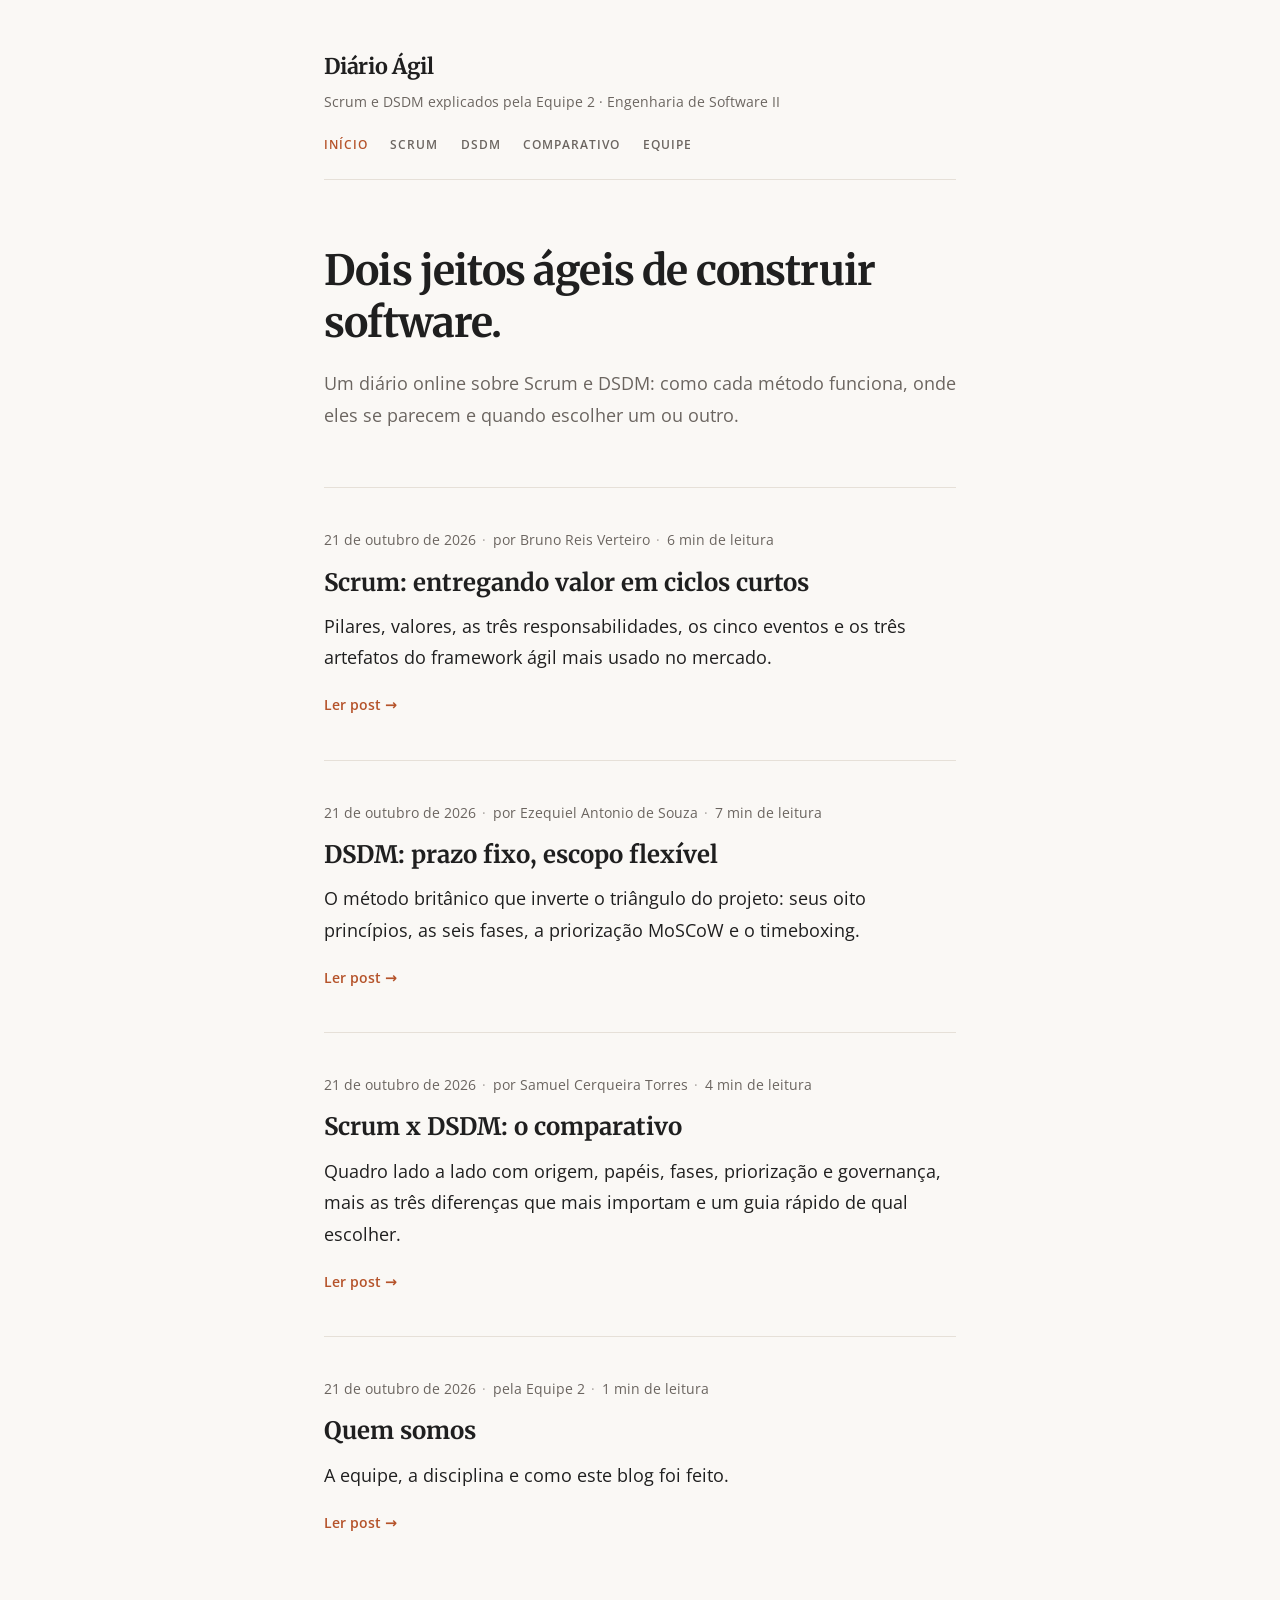
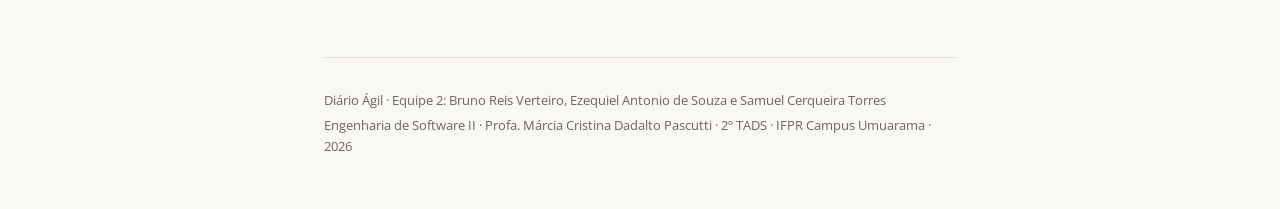
<file: index.html>
<!DOCTYPE html>
<html lang="pt-BR">
<head>
  <meta charset="UTF-8">
  <meta name="viewport" content="width=device-width, initial-scale=1">
  <title>Diário Ágil · Scrum e DSDM</title>
  <meta name="description" content="Blog da Equipe 2 de Engenharia de Software II (TADS IFPR Umuarama) sobre os métodos ágeis Scrum e DSDM.">
  <link rel="icon" href="assets/img/favicon.svg" type="image/svg+xml">
  <link rel="preconnect" href="https://fonts.googleapis.com">
  <link rel="preconnect" href="https://fonts.gstatic.com" crossorigin>
  <link href="https://fonts.googleapis.com/css2?family=Merriweather:ital,wght@0,400;0,700;1,400&family=Open+Sans:wght@400;600;700&display=swap" rel="stylesheet">
  <link rel="stylesheet" href="assets/css/style.css">
</head>
<body>
  <div class="wrap">

    <header class="site-header">
      <a class="site-title" href="index.html">Diário Ágil</a>
      <p class="site-tagline">Scrum e DSDM explicados pela Equipe 2 · Engenharia de Software II</p>
      <nav class="site-nav" aria-label="Menu principal">
        <a href="index.html" aria-current="page">Início</a>
        <a href="posts/scrum.html">Scrum</a>
        <a href="posts/dsdm.html">DSDM</a>
        <a href="posts/comparativo.html">Comparativo</a>
        <a href="posts/equipe.html">Equipe</a>
      </nav>
    </header>

    <main>
      <section class="intro">
        <h1>Dois jeitos ágeis de construir software.</h1>
        <p>Um diário online sobre Scrum e DSDM: como cada método funciona, onde eles se parecem e quando escolher um ou outro.</p>
      </section>

      <ul class="post-list">
        <li>
          <p class="post-meta"><time datetime="2026-10-21">21 de outubro de 2026</time><span class="sep">·</span>por Bruno Reis Verteiro<span class="sep">·</span>6 min de leitura</p>
          <h2><a href="posts/scrum.html">Scrum: entregando valor em ciclos curtos</a></h2>
          <p>Pilares, valores, as três responsabilidades, os cinco eventos e os três artefatos do framework ágil mais usado no mercado.</p>
          <a class="read-more" href="posts/scrum.html">Ler post →</a>
        </li>
        <li>
          <p class="post-meta"><time datetime="2026-10-21">21 de outubro de 2026</time><span class="sep">·</span>por Ezequiel Antonio de Souza<span class="sep">·</span>7 min de leitura</p>
          <h2><a href="posts/dsdm.html">DSDM: prazo fixo, escopo flexível</a></h2>
          <p>O método britânico que inverte o triângulo do projeto: seus oito princípios, as seis fases, a priorização MoSCoW e o timeboxing.</p>
          <a class="read-more" href="posts/dsdm.html">Ler post →</a>
        </li>
        <li>
          <p class="post-meta"><time datetime="2026-10-21">21 de outubro de 2026</time><span class="sep">·</span>por Samuel Cerqueira Torres<span class="sep">·</span>4 min de leitura</p>
          <h2><a href="posts/comparativo.html">Scrum x DSDM: o comparativo</a></h2>
          <p>Quadro lado a lado com origem, papéis, fases, priorização e governança, mais as três diferenças que mais importam e um guia rápido de qual escolher.</p>
          <a class="read-more" href="posts/comparativo.html">Ler post →</a>
        </li>
        <li>
          <p class="post-meta"><time datetime="2026-10-21">21 de outubro de 2026</time><span class="sep">·</span>pela Equipe 2<span class="sep">·</span>1 min de leitura</p>
          <h2><a href="posts/equipe.html">Quem somos</a></h2>
          <p>A equipe, a disciplina e como este blog foi feito.</p>
          <a class="read-more" href="posts/equipe.html">Ler post →</a>
        </li>
      </ul>
    </main>

    <footer class="site-footer">
      <p>Diário Ágil · Equipe 2: Bruno Reis Verteiro, Ezequiel Antonio de Souza e Samuel Cerqueira Torres</p>
      <p>Engenharia de Software II · Profa. Márcia Cristina Dadalto Pascutti · 2º TADS · IFPR Campus Umuarama · 2026</p>
    </footer>

  </div>
  <script src="assets/js/main.js"></script>
</body>
</html>
</file>
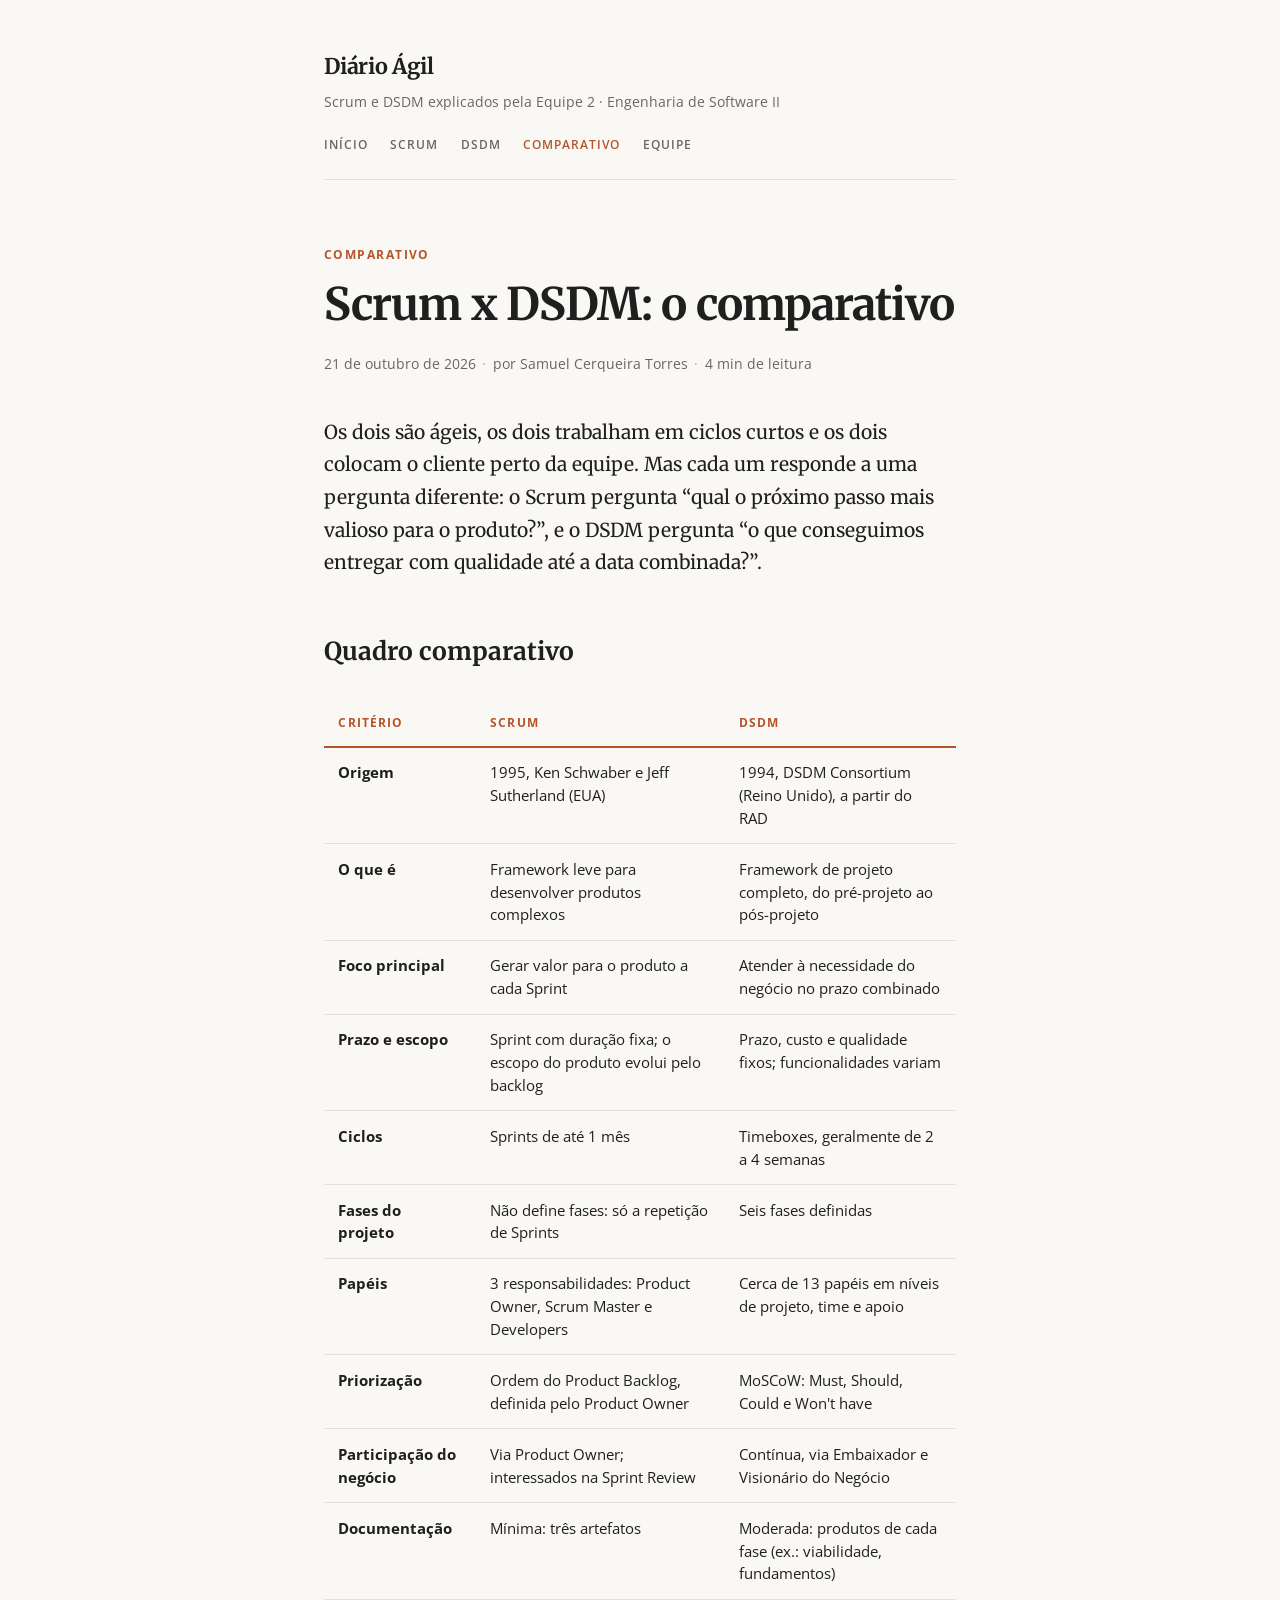
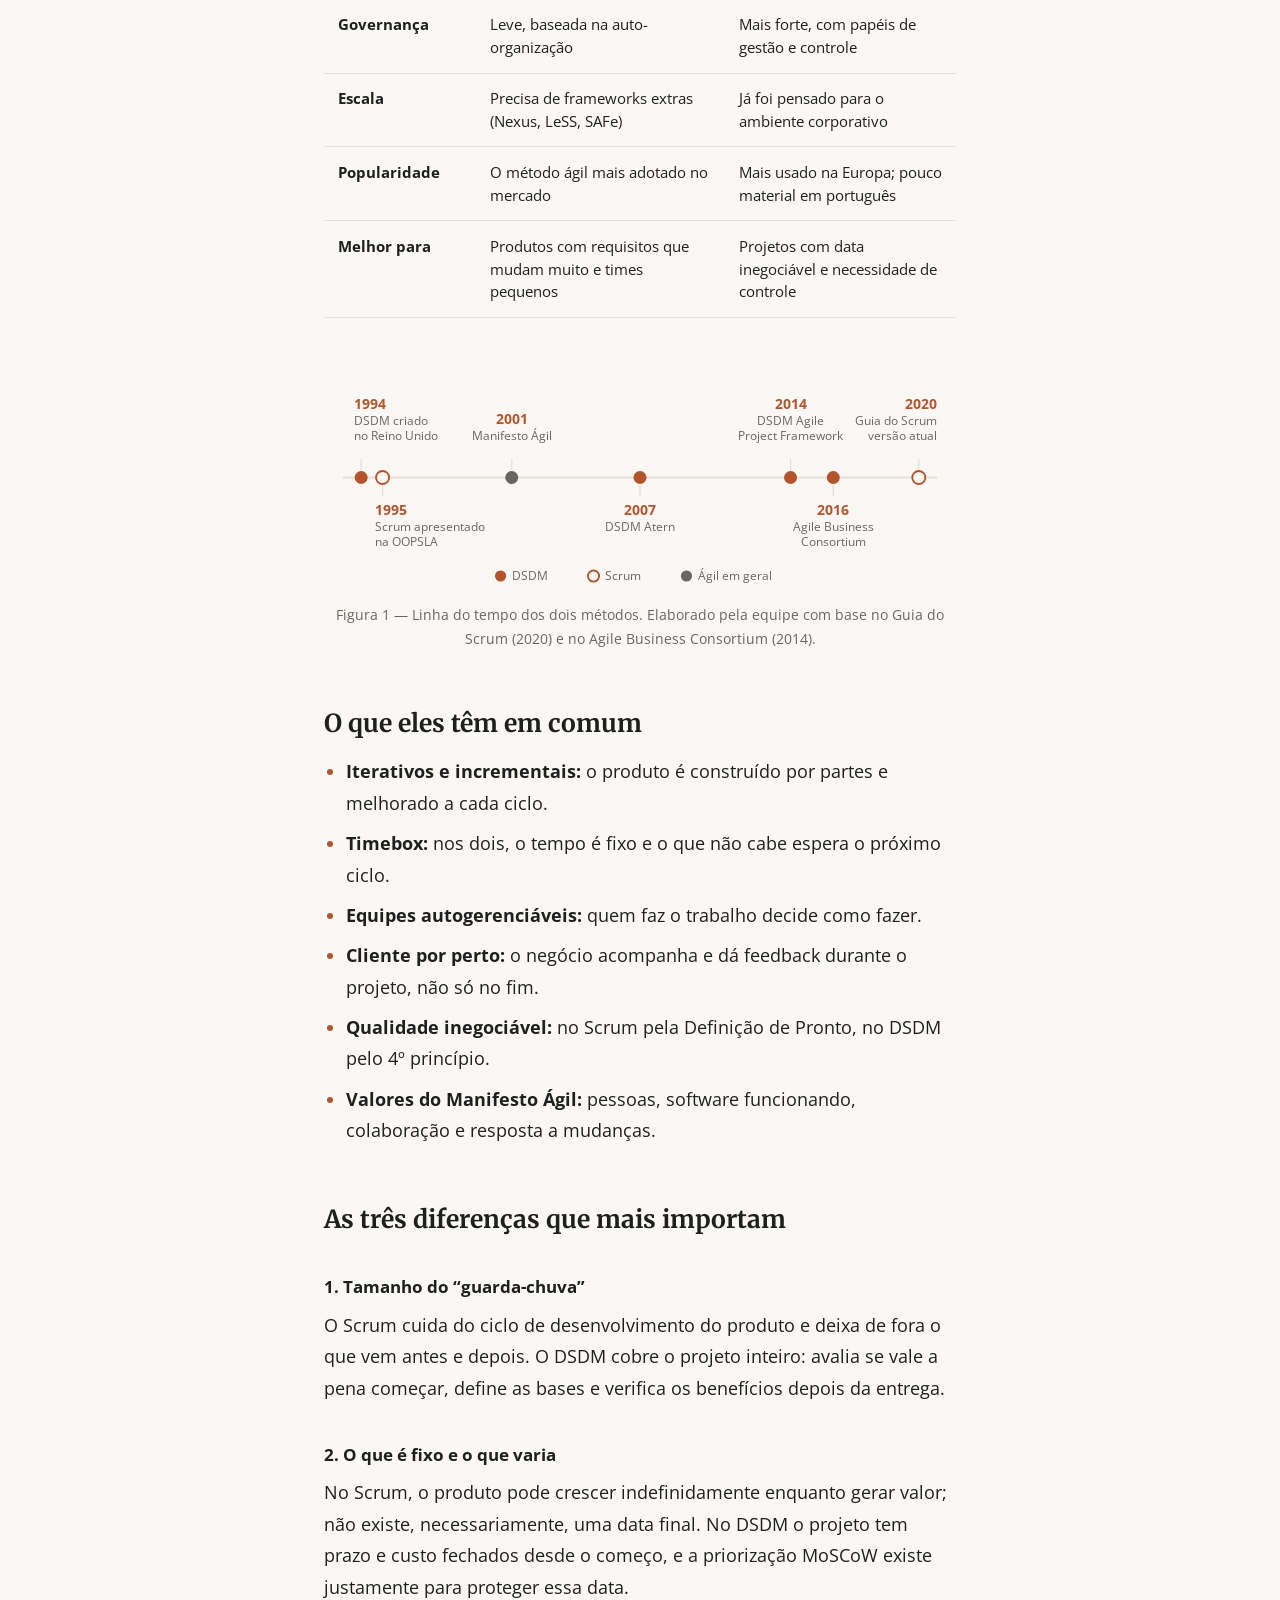
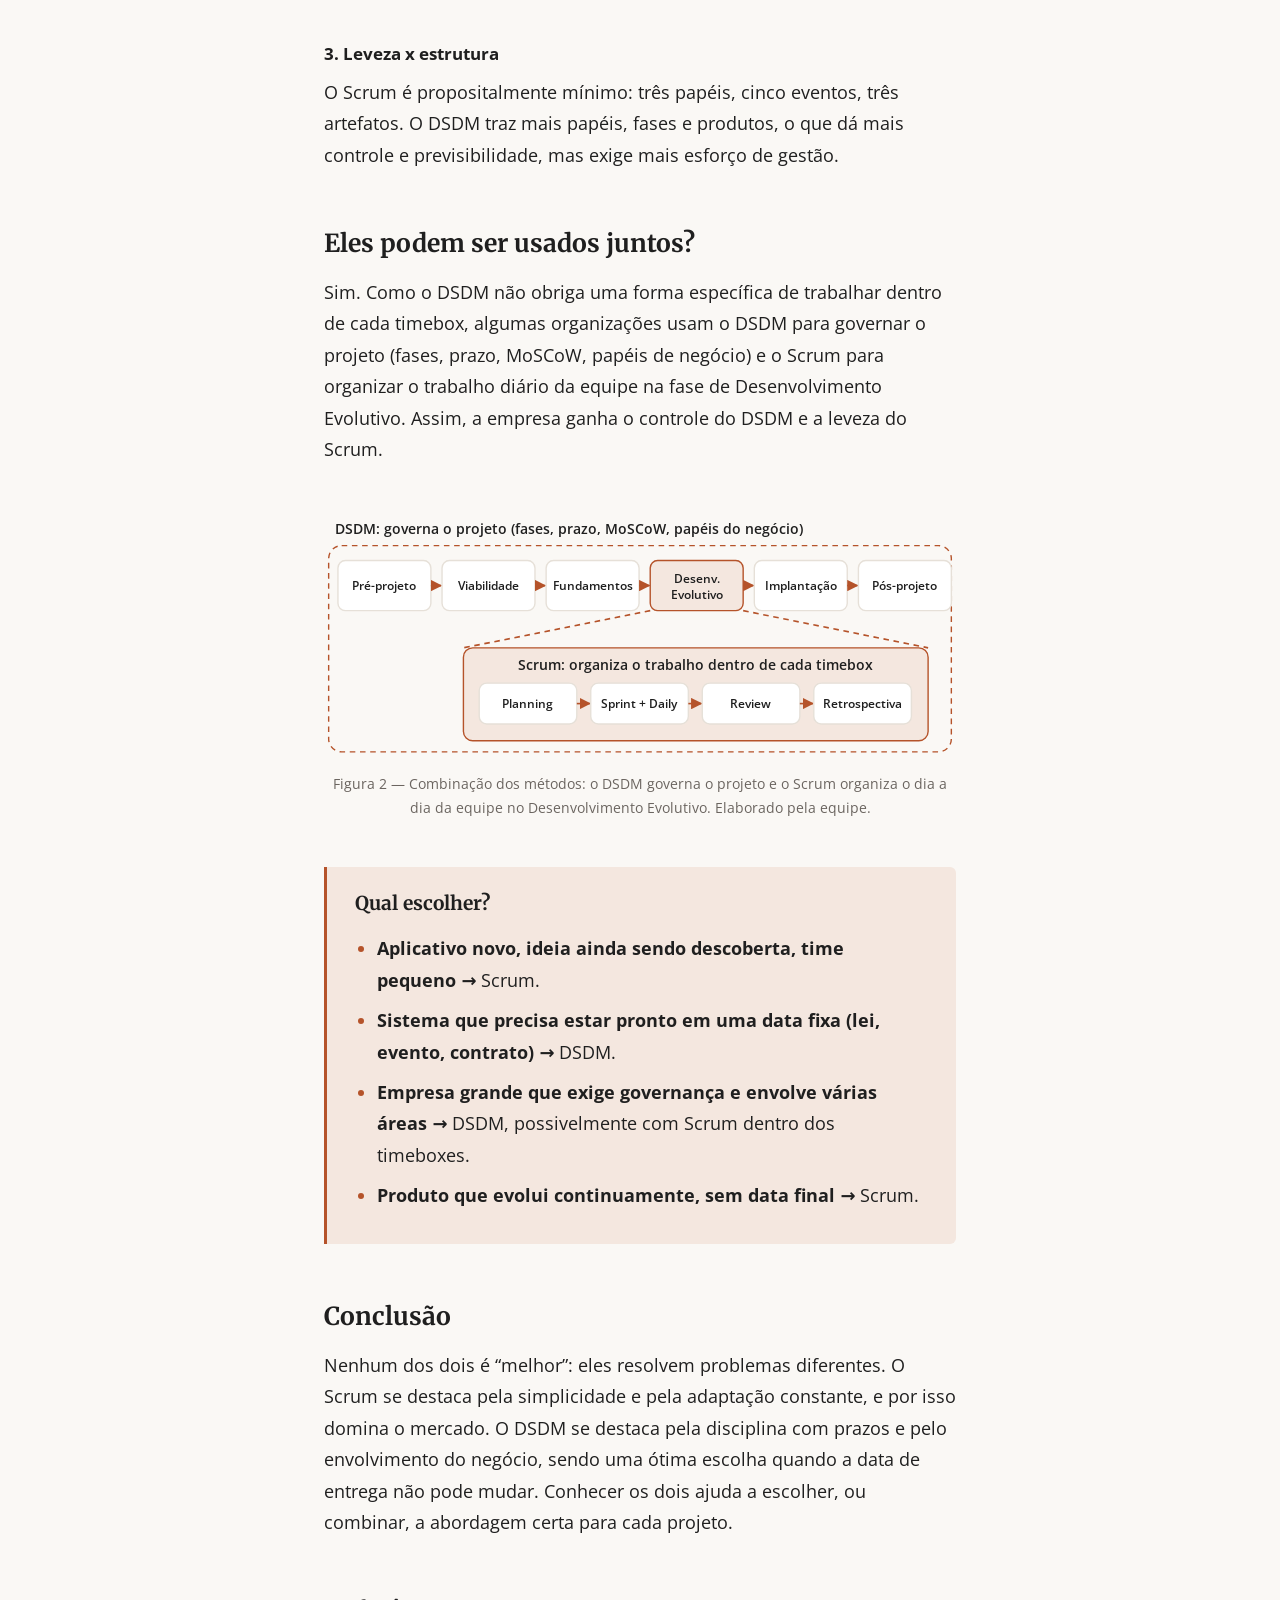
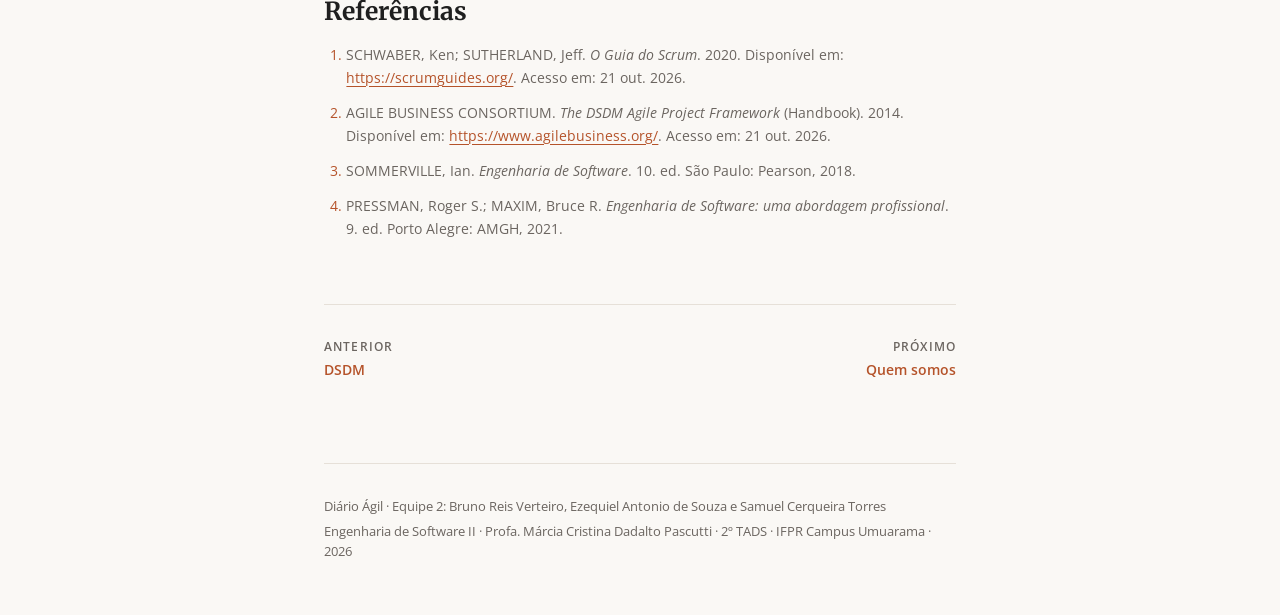
<file: posts/comparativo.html>
<!DOCTYPE html>
<html lang="pt-BR">
<head>
  <meta charset="UTF-8">
  <meta name="viewport" content="width=device-width, initial-scale=1">
  <title>Scrum x DSDM: o comparativo · Diário Ágil</title>
  <meta name="description" content="Semelhanças, diferenças e quando usar Scrum ou DSDM.">
  <link rel="icon" href="../assets/img/favicon.svg" type="image/svg+xml">
  <link rel="preconnect" href="https://fonts.googleapis.com">
  <link rel="preconnect" href="https://fonts.gstatic.com" crossorigin>
  <link href="https://fonts.googleapis.com/css2?family=Merriweather:ital,wght@0,400;0,700;1,400&family=Open+Sans:wght@400;600;700&display=swap" rel="stylesheet">
  <link rel="stylesheet" href="../assets/css/style.css">
</head>
<body>
  <div class="wrap">

    <header class="site-header">
      <a class="site-title" href="../index.html">Diário Ágil</a>
      <p class="site-tagline">Scrum e DSDM explicados pela Equipe 2 · Engenharia de Software II</p>
      <nav class="site-nav" aria-label="Menu principal">
        <a href="../index.html">Início</a>
        <a href="scrum.html">Scrum</a>
        <a href="dsdm.html">DSDM</a>
        <a href="comparativo.html" aria-current="page">Comparativo</a>
        <a href="equipe.html">Equipe</a>
      </nav>
    </header>

    <main>
      <article>
        <header class="post-header">
          <p class="kicker">Comparativo</p>
          <h1>Scrum x DSDM: o comparativo</h1>
          <p class="post-meta">
            <time datetime="2026-10-21">21 de outubro de 2026</time><span class="sep">·</span>por Samuel Cerqueira Torres<span class="sep">·</span><span data-reading-time>4 min de leitura</span>
          </p>
        </header>

        <div class="post-body" data-post-body>

          <p class="lede">Os dois são ágeis, os dois trabalham em ciclos curtos e os dois colocam o cliente perto da equipe. Mas cada um responde a uma pergunta diferente: o Scrum pergunta “qual o próximo passo mais valioso para o produto?”, e o DSDM pergunta “o que conseguimos entregar com qualidade até a data combinada?”.</p>

          <h2>Quadro comparativo</h2>

          <div class="table-wrap">
            <table>
              <thead>
                <tr><th>Critério</th><th>Scrum</th><th>DSDM</th></tr>
              </thead>
              <tbody>
                <tr><th scope="row">Origem</th><td>1995, Ken Schwaber e Jeff Sutherland (EUA)</td><td>1994, DSDM Consortium (Reino Unido), a partir do RAD</td></tr>
                <tr><th scope="row">O que é</th><td>Framework leve para desenvolver produtos complexos</td><td>Framework de projeto completo, do pré-projeto ao pós-projeto</td></tr>
                <tr><th scope="row">Foco principal</th><td>Gerar valor para o produto a cada Sprint</td><td>Atender à necessidade do negócio no prazo combinado</td></tr>
                <tr><th scope="row">Prazo e escopo</th><td>Sprint com duração fixa; o escopo do produto evolui pelo backlog</td><td>Prazo, custo e qualidade fixos; funcionalidades variam</td></tr>
                <tr><th scope="row">Ciclos</th><td>Sprints de até 1 mês</td><td>Timeboxes, geralmente de 2 a 4 semanas</td></tr>
                <tr><th scope="row">Fases do projeto</th><td>Não define fases: só a repetição de Sprints</td><td>Seis fases definidas</td></tr>
                <tr><th scope="row">Papéis</th><td>3 responsabilidades: Product Owner, Scrum Master e Developers</td><td>Cerca de 13 papéis em níveis de projeto, time e apoio</td></tr>
                <tr><th scope="row">Priorização</th><td>Ordem do Product Backlog, definida pelo Product Owner</td><td>MoSCoW: Must, Should, Could e Won't have</td></tr>
                <tr><th scope="row">Participação do negócio</th><td>Via Product Owner; interessados na Sprint Review</td><td>Contínua, via Embaixador e Visionário do Negócio</td></tr>
                <tr><th scope="row">Documentação</th><td>Mínima: três artefatos</td><td>Moderada: produtos de cada fase (ex.: viabilidade, fundamentos)</td></tr>
                <tr><th scope="row">Governança</th><td>Leve, baseada na auto-organização</td><td>Mais forte, com papéis de gestão e controle</td></tr>
                <tr><th scope="row">Escala</th><td>Precisa de frameworks extras (Nexus, LeSS, SAFe)</td><td>Já foi pensado para o ambiente corporativo</td></tr>
                <tr><th scope="row">Popularidade</th><td>O método ágil mais adotado no mercado</td><td>Mais usado na Europa; pouco material em português</td></tr>
                <tr><th scope="row">Melhor para</th><td>Produtos com requisitos que mudam muito e times pequenos</td><td>Projetos com data inegociável e necessidade de controle</td></tr>
              </tbody>
            </table>
          </div>


          <figure class="diagram">
            <div class="diagram-scroll">
              <svg viewBox="0 0 680 240" role="img" aria-labelledby="linha-t linha-d" xmlns="http://www.w3.org/2000/svg">
                <title id="linha-t">Linha do tempo do Scrum e do DSDM</title>
                <desc id="linha-d">1994: DSDM criado no Reino Unido. 1995: Scrum apresentado na OOPSLA. 2001: Manifesto Ágil. 2007: DSDM Atern. 2014: DSDM Agile Project Framework. 2016: o consórcio passa a se chamar Agile Business Consortium. 2020: versão atual do Guia do Scrum.</desc>
                <line x1="20" y1="120" x2="660" y2="120" class="dg-axis"/>
                <circle cx="40" cy="120" r="7" class="dg-accent-fill"/>
                <line x1="40" y1="100" x2="40" y2="112" class="dg-tick"/>
                <text x="32" y="46" text-anchor="start" class="dg-accent-text">1994</text>
                <text x="32" y="64" text-anchor="start" class="dg-small">DSDM criado</text>
                <text x="32" y="80" text-anchor="start" class="dg-small">no Reino Unido</text>
                <circle cx="63" cy="120" r="7" class="dg-hollow"/>
                <line x1="63" y1="128" x2="63" y2="140" class="dg-tick"/>
                <text x="55" y="160" text-anchor="start" class="dg-accent-text">1995</text>
                <text x="55" y="178" text-anchor="start" class="dg-small">Scrum apresentado</text>
                <text x="55" y="194" text-anchor="start" class="dg-small">na OOPSLA</text>
                <circle cx="202" cy="120" r="7" class="dg-neutral"/>
                <line x1="202" y1="100" x2="202" y2="112" class="dg-tick"/>
                <text x="202" y="62" text-anchor="middle" class="dg-accent-text">2001</text>
                <text x="202" y="80" text-anchor="middle" class="dg-small">Manifesto Ágil</text>
                <circle cx="340" cy="120" r="7" class="dg-accent-fill"/>
                <line x1="340" y1="128" x2="340" y2="140" class="dg-tick"/>
                <text x="340" y="160" text-anchor="middle" class="dg-accent-text">2007</text>
                <text x="340" y="178" text-anchor="middle" class="dg-small">DSDM Atern</text>
                <circle cx="502" cy="120" r="7" class="dg-accent-fill"/>
                <line x1="502" y1="100" x2="502" y2="112" class="dg-tick"/>
                <text x="502" y="46" text-anchor="middle" class="dg-accent-text">2014</text>
                <text x="502" y="64" text-anchor="middle" class="dg-small">DSDM Agile</text>
                <text x="502" y="80" text-anchor="middle" class="dg-small">Project Framework</text>
                <circle cx="548" cy="120" r="7" class="dg-accent-fill"/>
                <line x1="548" y1="128" x2="548" y2="140" class="dg-tick"/>
                <text x="548" y="160" text-anchor="middle" class="dg-accent-text">2016</text>
                <text x="548" y="178" text-anchor="middle" class="dg-small">Agile Business</text>
                <text x="548" y="194" text-anchor="middle" class="dg-small">Consortium</text>
                <circle cx="640" cy="120" r="7" class="dg-hollow"/>
                <line x1="640" y1="100" x2="640" y2="112" class="dg-tick"/>
                <text x="660" y="46" text-anchor="end" class="dg-accent-text">2020</text>
                <text x="660" y="64" text-anchor="end" class="dg-small">Guia do Scrum</text>
                <text x="660" y="80" text-anchor="end" class="dg-small">versão atual</text>
                <circle cx="190" cy="226" r="6" class="dg-accent-fill"/>
                <text x="202" y="230" class="dg-small">DSDM</text>
                <circle cx="290" cy="226" r="6" class="dg-hollow"/>
                <text x="302" y="230" class="dg-small">Scrum</text>
                <circle cx="390" cy="226" r="6" class="dg-neutral"/>
                <text x="402" y="230" class="dg-small">Ágil em geral</text>
              </svg>
            </div>
            <figcaption>Figura 1 — Linha do tempo dos dois métodos. Elaborado pela equipe com base no Guia do Scrum (2020) e no Agile Business Consortium (2014).</figcaption>
          </figure>

          <h2>O que eles têm em comum</h2>

          <ul>
            <li><strong>Iterativos e incrementais:</strong> o produto é construído por partes e melhorado a cada ciclo.</li>
            <li><strong>Timebox:</strong> nos dois, o tempo é fixo e o que não cabe espera o próximo ciclo.</li>
            <li><strong>Equipes autogerenciáveis:</strong> quem faz o trabalho decide como fazer.</li>
            <li><strong>Cliente por perto:</strong> o negócio acompanha e dá feedback durante o projeto, não só no fim.</li>
            <li><strong>Qualidade inegociável:</strong> no Scrum pela Definição de Pronto, no DSDM pelo 4º princípio.</li>
            <li><strong>Valores do Manifesto Ágil:</strong> pessoas, software funcionando, colaboração e resposta a mudanças.</li>
          </ul>

          <h2>As três diferenças que mais importam</h2>

          <h3>1. Tamanho do “guarda-chuva”</h3>
          <p>O Scrum cuida do ciclo de desenvolvimento do produto e deixa de fora o que vem antes e depois. O DSDM cobre o projeto inteiro: avalia se vale a pena começar, define as bases e verifica os benefícios depois da entrega.</p>

          <h3>2. O que é fixo e o que varia</h3>
          <p>No Scrum, o produto pode crescer indefinidamente enquanto gerar valor; não existe, necessariamente, uma data final. No DSDM o projeto tem prazo e custo fechados desde o começo, e a priorização MoSCoW existe justamente para proteger essa data.</p>

          <h3>3. Leveza x estrutura</h3>
          <p>O Scrum é propositalmente mínimo: três papéis, cinco eventos, três artefatos. O DSDM traz mais papéis, fases e produtos, o que dá mais controle e previsibilidade, mas exige mais esforço de gestão.</p>

          <h2>Eles podem ser usados juntos?</h2>

          <p>Sim. Como o DSDM não obriga uma forma específica de trabalhar dentro de cada timebox, algumas organizações usam o DSDM para governar o projeto (fases, prazo, MoSCoW, papéis de negócio) e o Scrum para organizar o trabalho diário da equipe na fase de Desenvolvimento Evolutivo. Assim, a empresa ganha o controle do DSDM e a leveza do Scrum.</p>


          <figure class="diagram">
            <div class="diagram-scroll">
              <svg viewBox="0 0 680 262" role="img" aria-labelledby="juntos-t juntos-d" xmlns="http://www.w3.org/2000/svg">
                <title id="juntos-t">DSDM e Scrum usados juntos</title>
                <desc id="juntos-d">O DSDM governa o projeto com suas seis fases: Pré-projeto, Viabilidade, Fundamentos, Desenvolvimento Evolutivo, Implantação e Pós-projeto. Dentro do Desenvolvimento Evolutivo, cada timebox é organizado com o Scrum: Planning, Sprint com Daily, Review e Retrospectiva.</desc>
<defs><marker id="seta-jun" viewBox="0 0 10 10" refX="9" refY="5" markerWidth="7" markerHeight="7" orient="auto-start-reverse"><path d="M0,0 L10,5 L0,10 z" class="dg-arrowhead"/></marker></defs>
                <rect x="5" y="34" width="670" height="222" rx="14" class="dg-frame"/>
                <text x="12" y="22" class="dg-text">DSDM: governa o projeto (fases, prazo, MoSCoW, papéis do negócio)</text>
                <rect x="15" y="50" width="100" height="54" rx="8" class="dg-shape"/>
                <text x="65" y="82" text-anchor="middle" class="dg-text" style="font-size:13px">Pré-projeto</text>
                <line x1="115" y1="77" x2="126" y2="77" class="dg-line" marker-end="url(#seta-jun)"/>
                <rect x="127" y="50" width="100" height="54" rx="8" class="dg-shape"/>
                <text x="177" y="82" text-anchor="middle" class="dg-text" style="font-size:13px">Viabilidade</text>
                <line x1="227" y1="77" x2="238" y2="77" class="dg-line" marker-end="url(#seta-jun)"/>
                <rect x="239" y="50" width="100" height="54" rx="8" class="dg-shape"/>
                <text x="289" y="82" text-anchor="middle" class="dg-text" style="font-size:13px">Fundamentos</text>
                <line x1="339" y1="77" x2="350" y2="77" class="dg-line" marker-end="url(#seta-jun)"/>
                <rect x="351" y="50" width="100" height="54" rx="8" class="dg-soft-fill"/>
                <text x="401" y="74" text-anchor="middle" class="dg-text" style="font-size:13px">Desenv.</text>
                <text x="401" y="91" text-anchor="middle" class="dg-text" style="font-size:13px">Evolutivo</text>
                <line x1="451" y1="77" x2="462" y2="77" class="dg-line" marker-end="url(#seta-jun)"/>
                <rect x="463" y="50" width="100" height="54" rx="8" class="dg-shape"/>
                <text x="513" y="82" text-anchor="middle" class="dg-text" style="font-size:13px">Implantação</text>
                <line x1="563" y1="77" x2="574" y2="77" class="dg-line" marker-end="url(#seta-jun)"/>
                <rect x="575" y="50" width="100" height="54" rx="8" class="dg-shape"/>
                <text x="625" y="82" text-anchor="middle" class="dg-text" style="font-size:13px">Pós-projeto</text>
                <path d="M351,104 L150,144" class="dg-line dg-dashed"/>
                <path d="M451,104 L650,144" class="dg-line dg-dashed"/>
                <rect x="150" y="144" width="500" height="100" rx="10" class="dg-soft-fill"/>
                <text x="400" y="168" text-anchor="middle" class="dg-text">Scrum: organiza o trabalho dentro de cada timebox</text>
                <rect x="167" y="182" width="105" height="44" rx="8" class="dg-shape"/>
                <text x="219" y="209" text-anchor="middle" class="dg-text" style="font-size:13px">Planning</text>
                <line x1="272" y1="204" x2="286" y2="204" class="dg-line" marker-end="url(#seta-jun)"/>
                <rect x="287" y="182" width="105" height="44" rx="8" class="dg-shape"/>
                <text x="339" y="209" text-anchor="middle" class="dg-text" style="font-size:13px">Sprint + Daily</text>
                <line x1="392" y1="204" x2="406" y2="204" class="dg-line" marker-end="url(#seta-jun)"/>
                <rect x="407" y="182" width="105" height="44" rx="8" class="dg-shape"/>
                <text x="459" y="209" text-anchor="middle" class="dg-text" style="font-size:13px">Review</text>
                <line x1="512" y1="204" x2="526" y2="204" class="dg-line" marker-end="url(#seta-jun)"/>
                <rect x="527" y="182" width="105" height="44" rx="8" class="dg-shape"/>
                <text x="579" y="209" text-anchor="middle" class="dg-text" style="font-size:13px">Retrospectiva</text>
              </svg>
            </div>
            <figcaption>Figura 2 — Combinação dos métodos: o DSDM governa o projeto e o Scrum organiza o dia a dia da equipe no Desenvolvimento Evolutivo. Elaborado pela equipe.</figcaption>
          </figure>

          <div class="resumo">
            <h2>Qual escolher?</h2>
            <ul>
              <li><strong>Aplicativo novo, ideia ainda sendo descoberta, time pequeno →</strong> Scrum.</li>
              <li><strong>Sistema que precisa estar pronto em uma data fixa (lei, evento, contrato) →</strong> DSDM.</li>
              <li><strong>Empresa grande que exige governança e envolve várias áreas →</strong> DSDM, possivelmente com Scrum dentro dos timeboxes.</li>
              <li><strong>Produto que evolui continuamente, sem data final →</strong> Scrum.</li>
            </ul>
          </div>

          <h2>Conclusão</h2>

          <p>Nenhum dos dois é “melhor”: eles resolvem problemas diferentes. O Scrum se destaca pela simplicidade e pela adaptação constante, e por isso domina o mercado. O DSDM se destaca pela disciplina com prazos e pelo envolvimento do negócio, sendo uma ótima escolha quando a data de entrega não pode mudar. Conhecer os dois ajuda a escolher, ou combinar, a abordagem certa para cada projeto.</p>

          <h2>Referências</h2>
          <ol class="referencias">
            <li>SCHWABER, Ken; SUTHERLAND, Jeff. <em>O Guia do Scrum</em>. 2020. Disponível em: <a href="https://scrumguides.org/">https://scrumguides.org/</a>. Acesso em: 21 out. 2026.</li>
            <li>AGILE BUSINESS CONSORTIUM. <em>The DSDM Agile Project Framework</em> (Handbook). 2014. Disponível em: <a href="https://www.agilebusiness.org/">https://www.agilebusiness.org/</a>. Acesso em: 21 out. 2026.</li>
            <li>SOMMERVILLE, Ian. <em>Engenharia de Software</em>. 10. ed. São Paulo: Pearson, 2018.</li>
            <li>PRESSMAN, Roger S.; MAXIM, Bruce R. <em>Engenharia de Software: uma abordagem profissional</em>. 9. ed. Porto Alegre: AMGH, 2021.</li>
          </ol>

        </div>

        <nav class="post-nav" aria-label="Navegação entre posts">
          <a href="dsdm.html"><span>Anterior</span>DSDM</a>
          <a class="next" href="equipe.html"><span>Próximo</span>Quem somos</a>
        </nav>
      </article>
    </main>

    <footer class="site-footer">
      <p>Diário Ágil · Equipe 2: Bruno Reis Verteiro, Ezequiel Antonio de Souza e Samuel Cerqueira Torres</p>
      <p>Engenharia de Software II · Profa. Márcia Cristina Dadalto Pascutti · 2º TADS · IFPR Campus Umuarama · 2026</p>
    </footer>

  </div>
  <script src="../assets/js/main.js"></script>
</body>
</html>
</file>
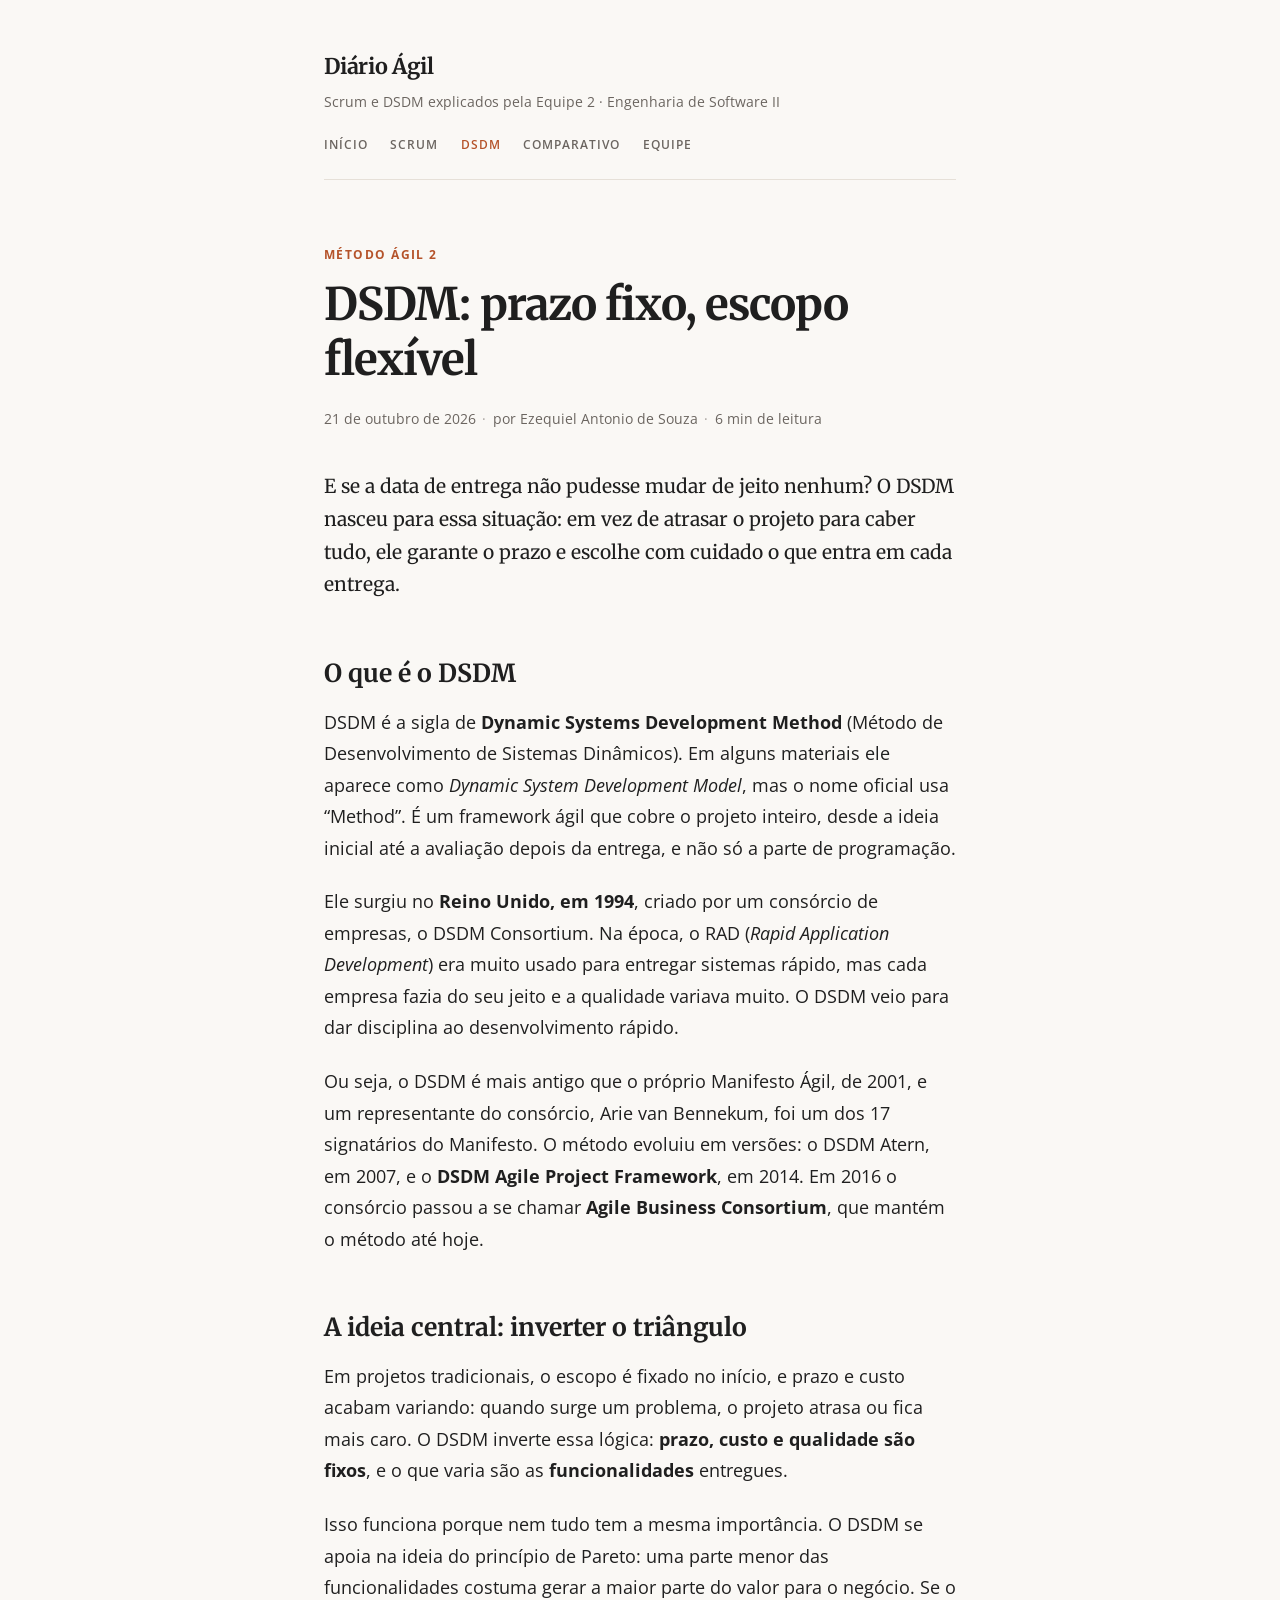
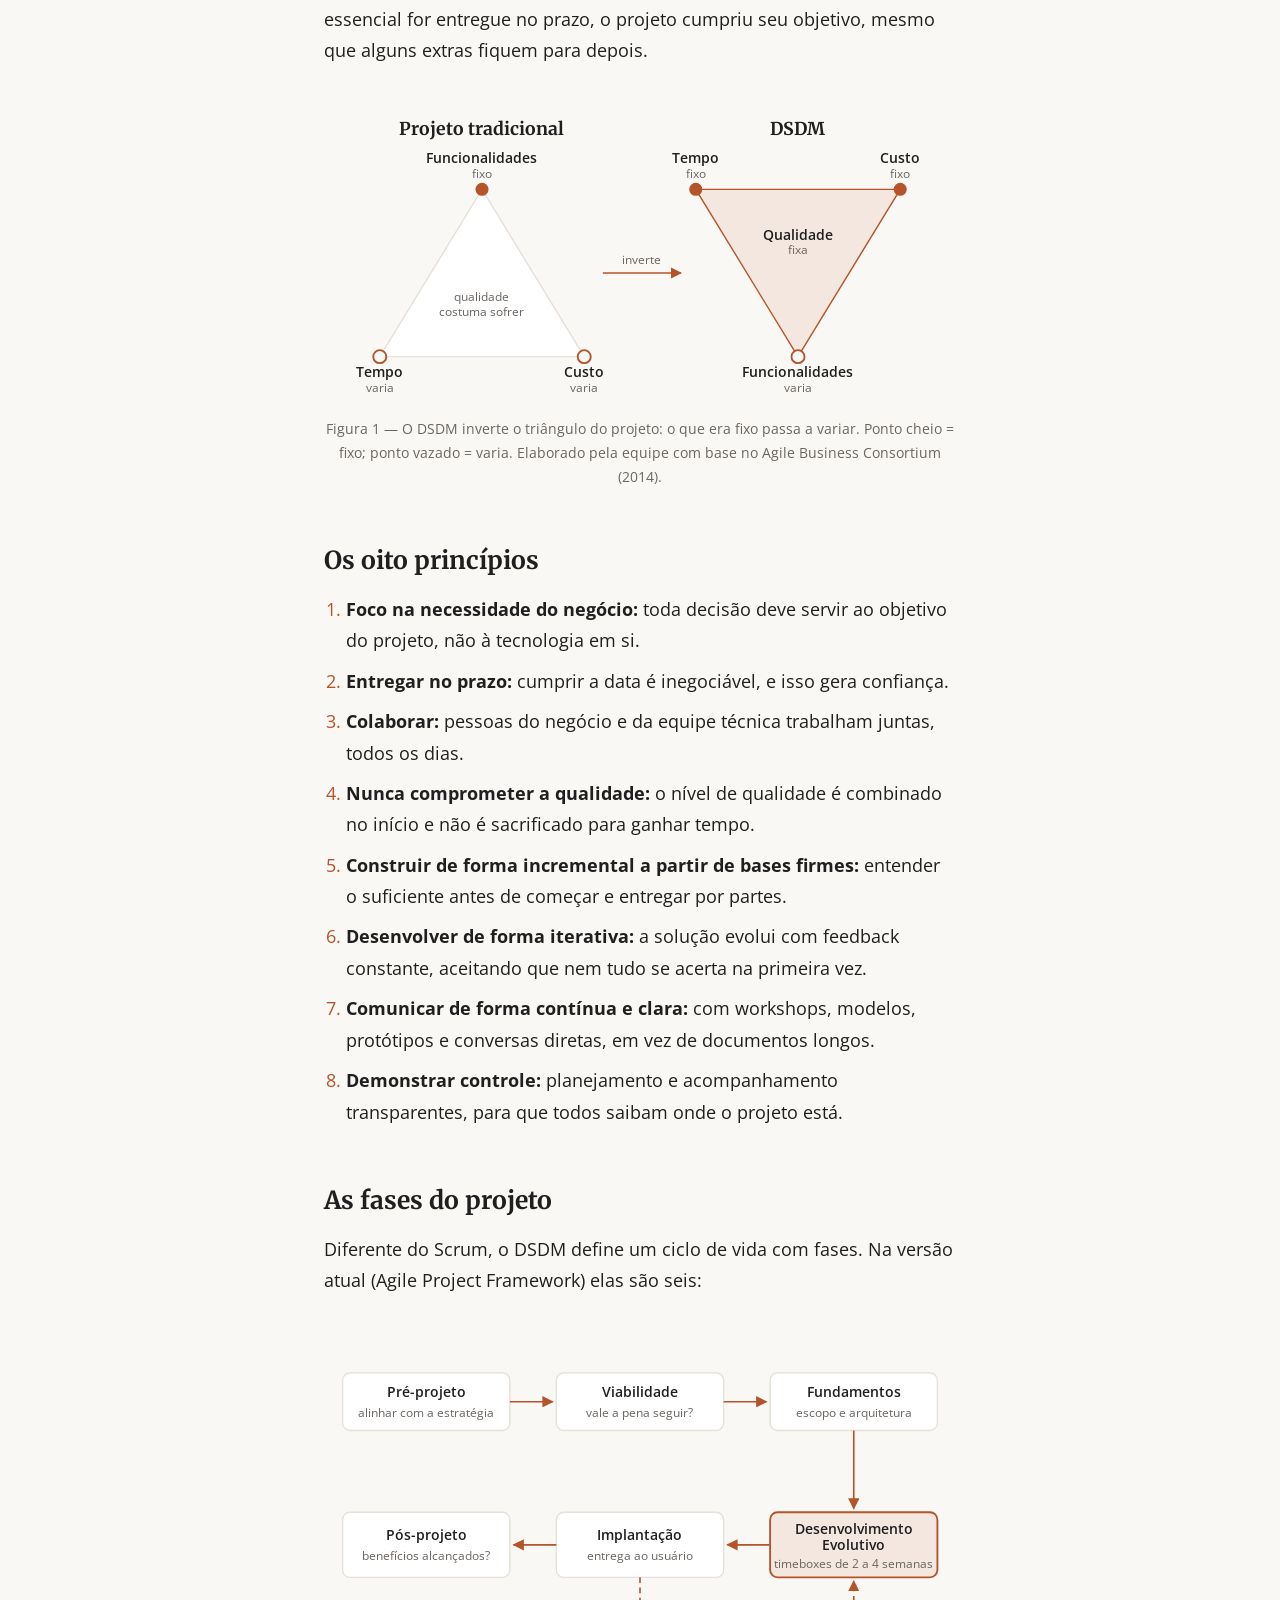
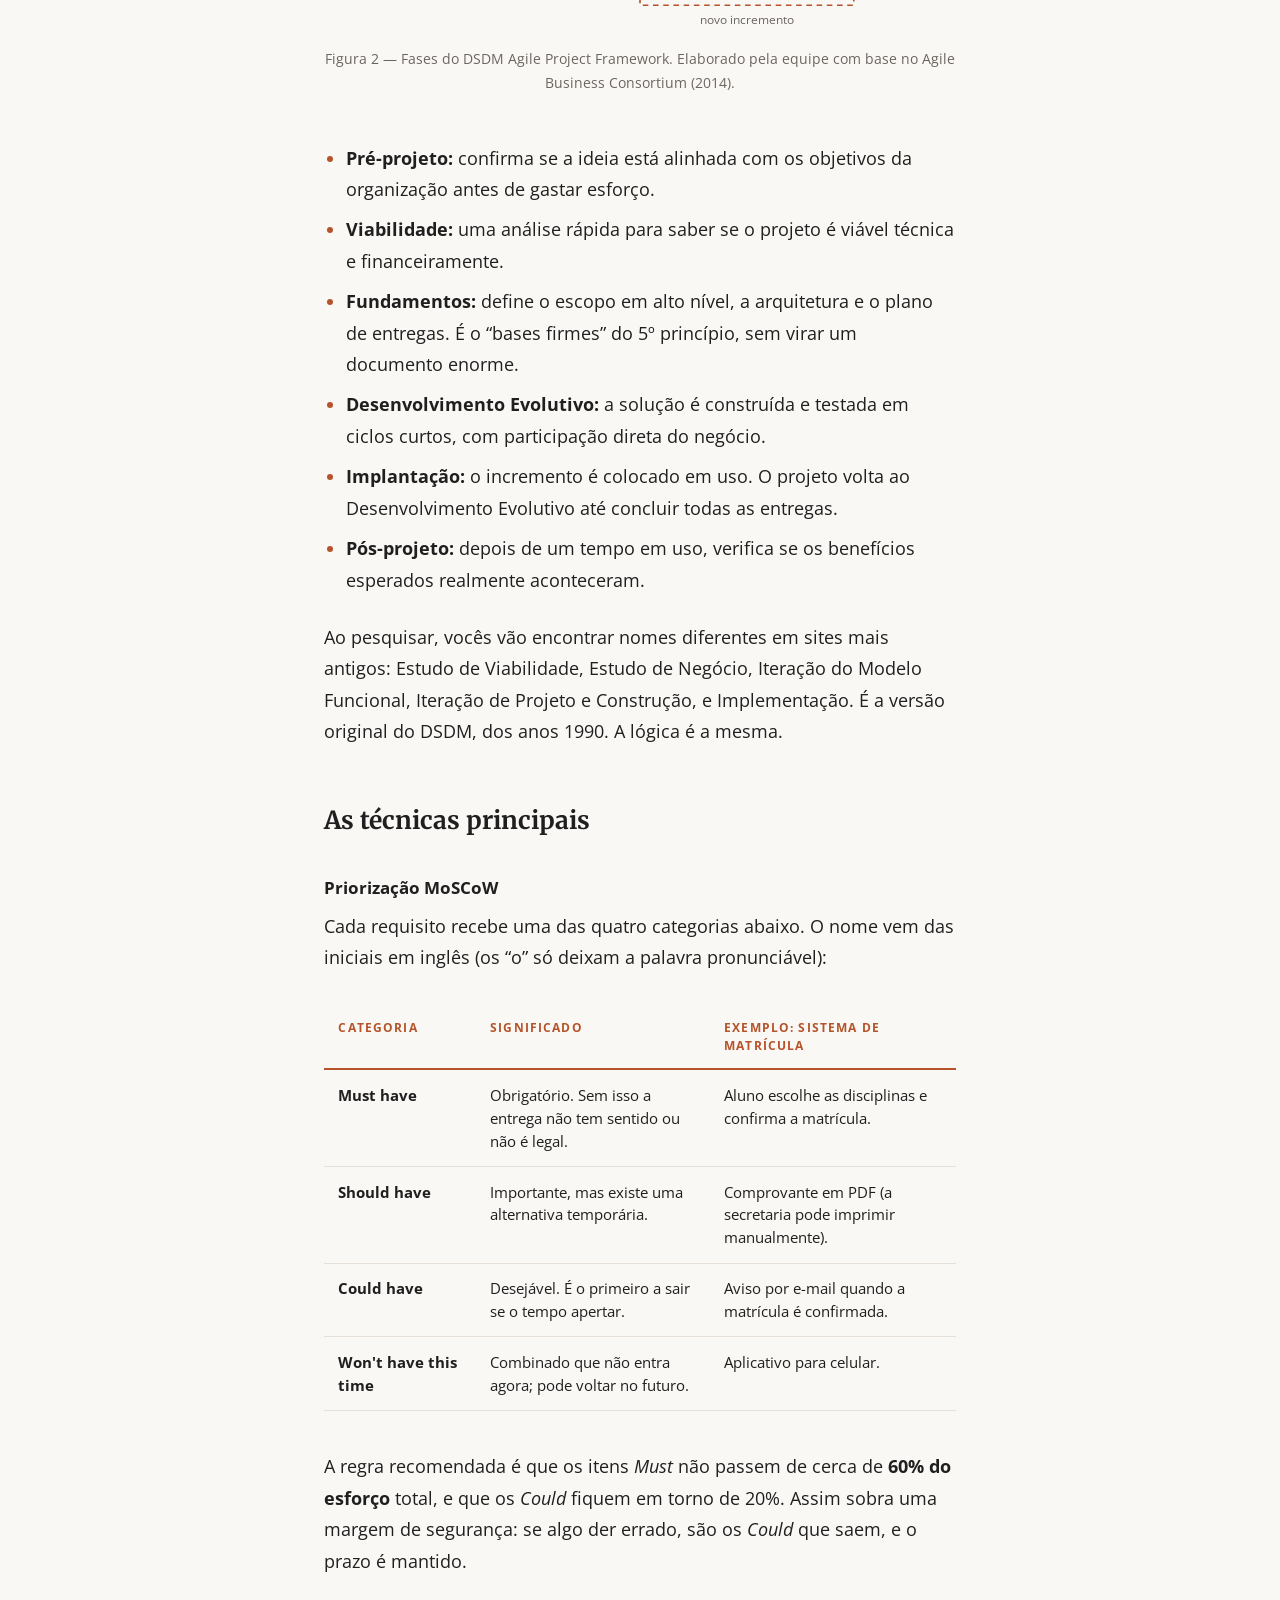
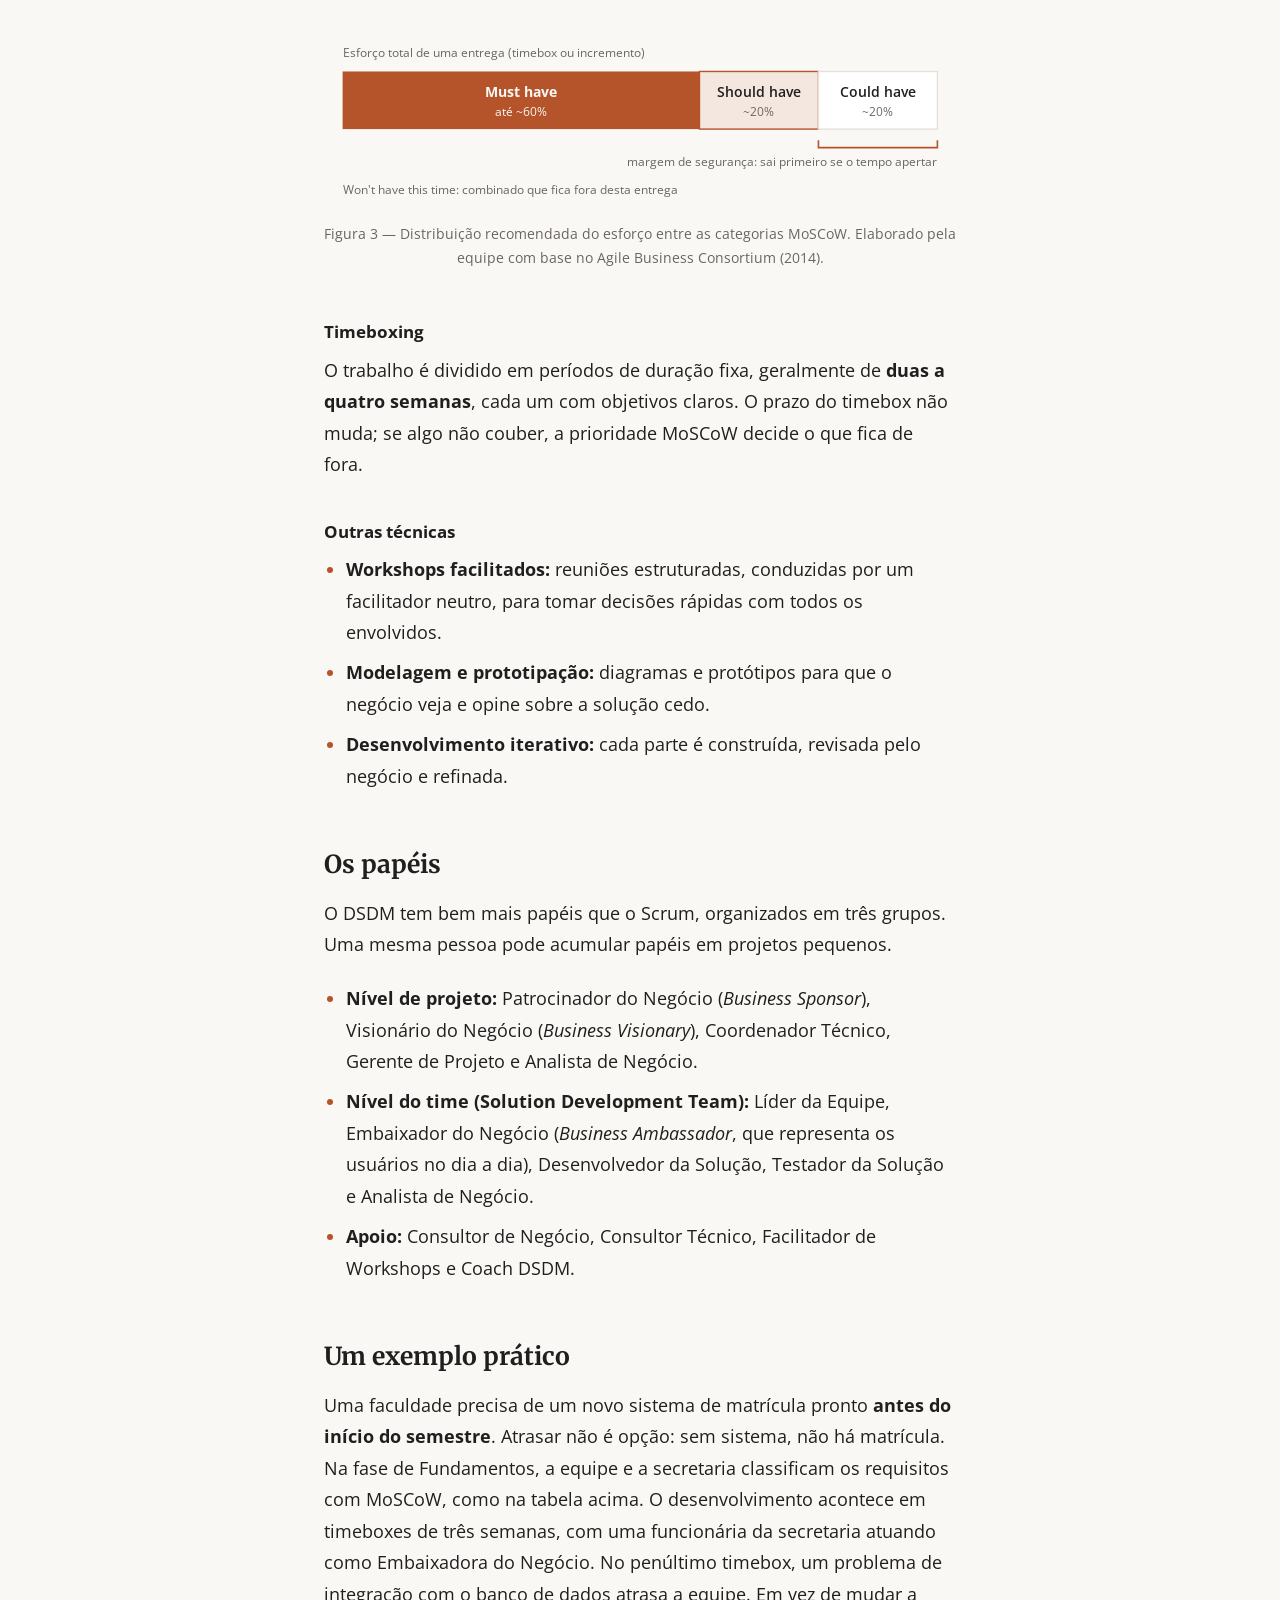
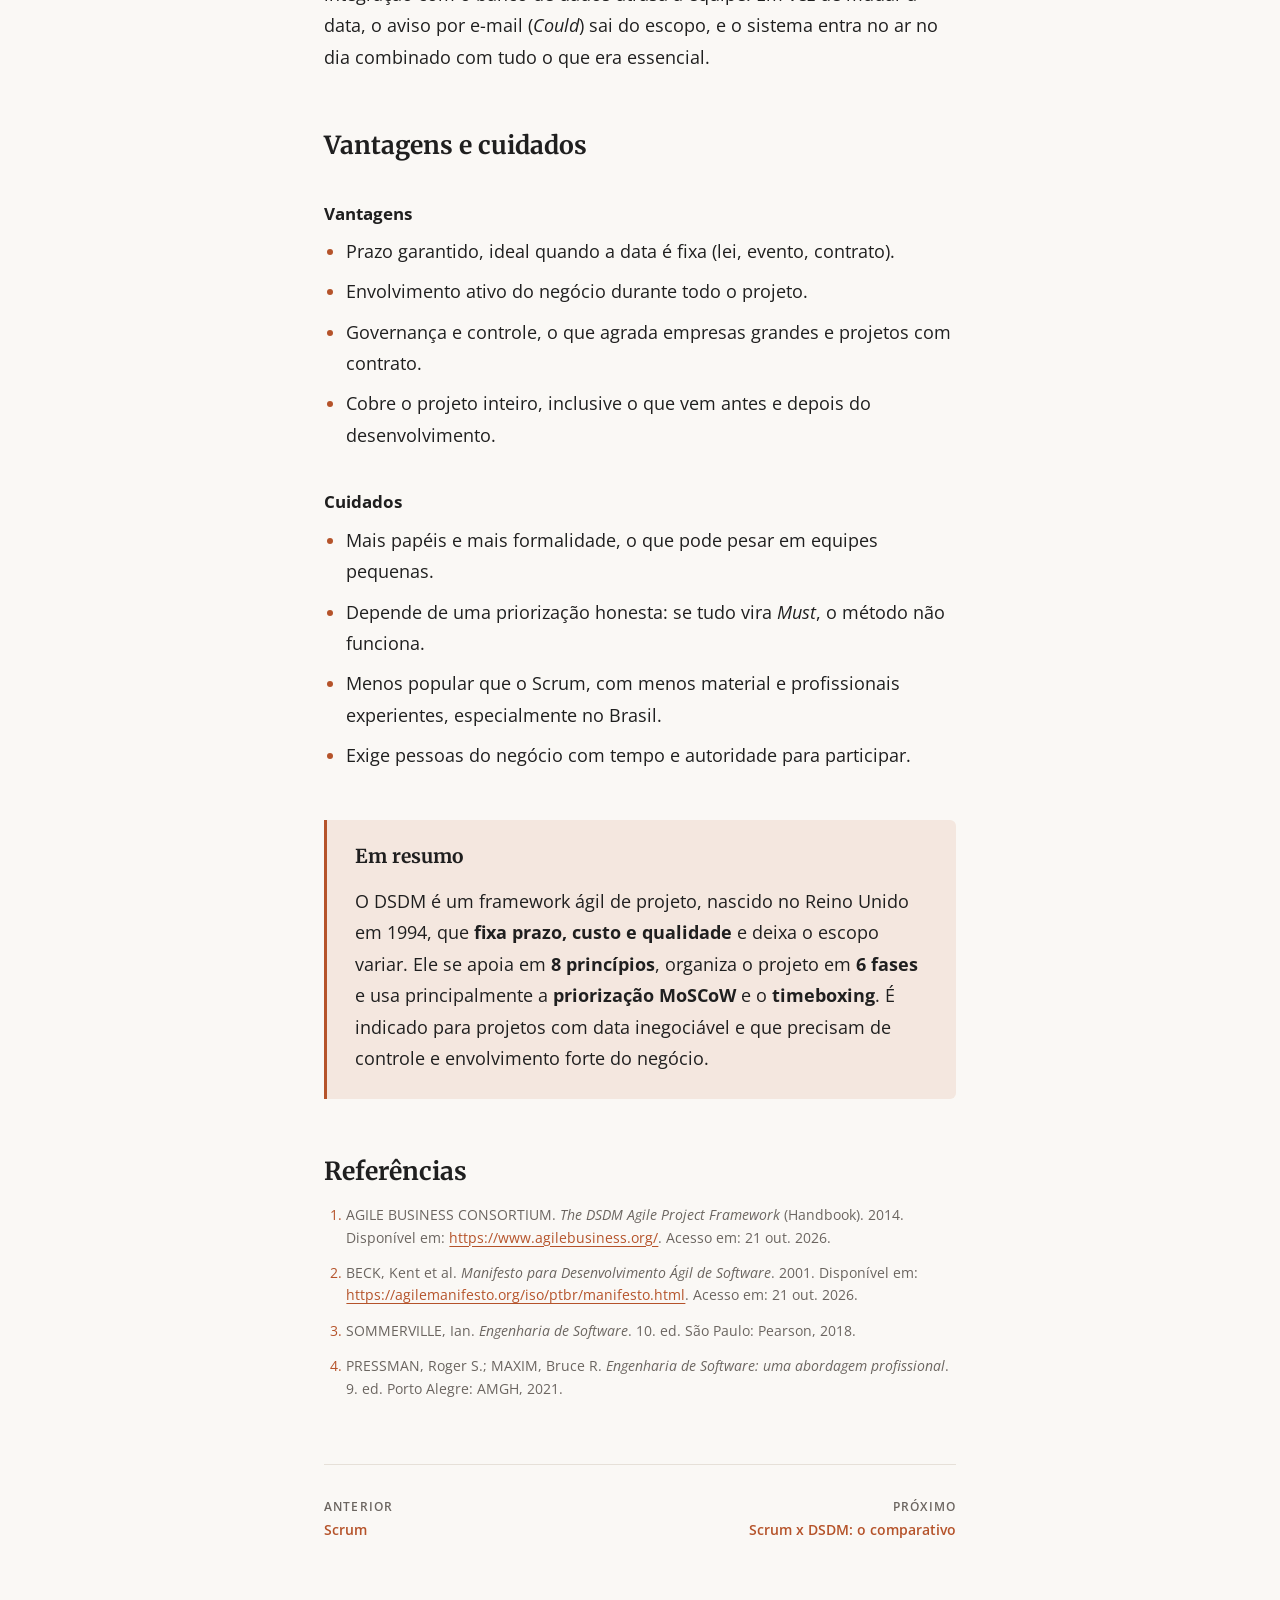
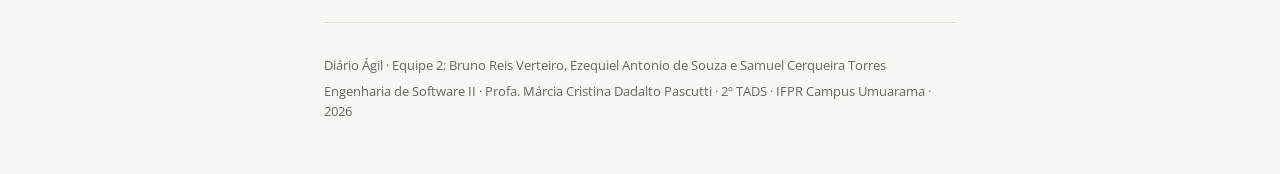
<file: posts/dsdm.html>
<!DOCTYPE html>
<html lang="pt-BR">
<head>
  <meta charset="UTF-8">
  <meta name="viewport" content="width=device-width, initial-scale=1">
  <title>DSDM: prazo fixo, escopo flexível · Diário Ágil</title>
  <meta name="description" content="O que é o DSDM, seus princípios, fases, técnicas como MoSCoW e timeboxing, e seus papéis.">
  <link rel="icon" href="../assets/img/favicon.svg" type="image/svg+xml">
  <link rel="preconnect" href="https://fonts.googleapis.com">
  <link rel="preconnect" href="https://fonts.gstatic.com" crossorigin>
  <link href="https://fonts.googleapis.com/css2?family=Merriweather:ital,wght@0,400;0,700;1,400&family=Open+Sans:wght@400;600;700&display=swap" rel="stylesheet">
  <link rel="stylesheet" href="../assets/css/style.css">
</head>
<body>
  <div class="wrap">

    <header class="site-header">
      <a class="site-title" href="../index.html">Diário Ágil</a>
      <p class="site-tagline">Scrum e DSDM explicados pela Equipe 2 · Engenharia de Software II</p>
      <nav class="site-nav" aria-label="Menu principal">
        <a href="../index.html">Início</a>
        <a href="scrum.html">Scrum</a>
        <a href="dsdm.html" aria-current="page">DSDM</a>
        <a href="comparativo.html">Comparativo</a>
        <a href="equipe.html">Equipe</a>
      </nav>
    </header>

    <main>
      <article>
        <header class="post-header">
          <p class="kicker">Método ágil 2</p>
          <h1>DSDM: prazo fixo, escopo flexível</h1>
          <p class="post-meta">
            <time datetime="2026-10-21">21 de outubro de 2026</time><span class="sep">·</span>por Ezequiel Antonio de Souza<span class="sep">·</span><span data-reading-time>7 min de leitura</span>
          </p>
        </header>

        <div class="post-body" data-post-body>

          <p class="lede">E se a data de entrega não pudesse mudar de jeito nenhum? O DSDM nasceu para essa situação: em vez de atrasar o projeto para caber tudo, ele garante o prazo e escolhe com cuidado o que entra em cada entrega.</p>

          <h2>O que é o DSDM</h2>

          <p>DSDM é a sigla de <strong>Dynamic Systems Development Method</strong> (Método de Desenvolvimento de Sistemas Dinâmicos). Em alguns materiais ele aparece como <em>Dynamic System Development Model</em>, mas o nome oficial usa “Method”. É um framework ágil que cobre o projeto inteiro, desde a ideia inicial até a avaliação depois da entrega, e não só a parte de programação.</p>

          <p>Ele surgiu no <strong>Reino Unido, em 1994</strong>, criado por um consórcio de empresas, o DSDM Consortium. Na época, o RAD (<em>Rapid Application Development</em>) era muito usado para entregar sistemas rápido, mas cada empresa fazia do seu jeito e a qualidade variava muito. O DSDM veio para dar disciplina ao desenvolvimento rápido.</p>

          <p>Ou seja, o DSDM é mais antigo que o próprio Manifesto Ágil, de 2001, e um representante do consórcio, Arie van Bennekum, foi um dos 17 signatários do Manifesto. O método evoluiu em versões: o DSDM Atern, em 2007, e o <strong>DSDM Agile Project Framework</strong>, em 2014. Em 2016 o consórcio passou a se chamar <strong>Agile Business Consortium</strong>, que mantém o método até hoje.</p>

          <h2>A ideia central: inverter o triângulo</h2>

          <p>Em projetos tradicionais, o escopo é fixado no início, e prazo e custo acabam variando: quando surge um problema, o projeto atrasa ou fica mais caro. O DSDM inverte essa lógica: <strong>prazo, custo e qualidade são fixos</strong>, e o que varia são as <strong>funcionalidades</strong> entregues.</p>

          <p>Isso funciona porque nem tudo tem a mesma importância. O DSDM se apoia na ideia do princípio de Pareto: uma parte menor das funcionalidades costuma gerar a maior parte do valor para o negócio. Se o essencial for entregue no prazo, o projeto cumpriu seu objetivo, mesmo que alguns extras fiquem para depois.</p>


          <figure class="diagram">
            <div class="diagram-scroll">
              <svg viewBox="0 0 680 310" role="img" aria-labelledby="tri-t tri-d" xmlns="http://www.w3.org/2000/svg">
                <title id="tri-t">Triângulo tradicional e triângulo invertido do DSDM</title>
                <desc id="tri-d">No projeto tradicional, as funcionalidades são fixas e o tempo e o custo variam, e a qualidade costuma sofrer. No DSDM o triângulo se inverte: tempo, custo e qualidade são fixos, e as funcionalidades variam.</desc>
<defs><marker id="seta-tri" viewBox="0 0 10 10" refX="9" refY="5" markerWidth="7" markerHeight="7" orient="auto-start-reverse"><path d="M0,0 L10,5 L0,10 z" class="dg-arrowhead"/></marker></defs>
                <text x="170" y="22" text-anchor="middle" class="dg-strong">Projeto tradicional</text>
                <text x="510" y="22" text-anchor="middle" class="dg-strong">DSDM</text>
                <polygon points="170,80 60,260 280,260" class="dg-shape"/>
                <polygon points="400,80 620,80 510,260" class="dg-soft-fill"/>
                <circle cx="170" cy="80" r="7" class="dg-accent-fill"/>
                <circle cx="60" cy="260" r="7" class="dg-hollow"/>
                <circle cx="280" cy="260" r="7" class="dg-hollow"/>
                <circle cx="400" cy="80" r="7" class="dg-accent-fill"/>
                <circle cx="620" cy="80" r="7" class="dg-accent-fill"/>
                <circle cx="510" cy="260" r="7" class="dg-hollow"/>
                <text x="170" y="52" text-anchor="middle" class="dg-text">Funcionalidades</text>
                <text x="170" y="68" text-anchor="middle" class="dg-small">fixo</text>
                <text x="60" y="282" text-anchor="middle" class="dg-text">Tempo</text>
                <text x="60" y="298" text-anchor="middle" class="dg-small">varia</text>
                <text x="280" y="282" text-anchor="middle" class="dg-text">Custo</text>
                <text x="280" y="298" text-anchor="middle" class="dg-small">varia</text>
                <text x="400" y="52" text-anchor="middle" class="dg-text">Tempo</text>
                <text x="400" y="68" text-anchor="middle" class="dg-small">fixo</text>
                <text x="620" y="52" text-anchor="middle" class="dg-text">Custo</text>
                <text x="620" y="68" text-anchor="middle" class="dg-small">fixo</text>
                <text x="510" y="282" text-anchor="middle" class="dg-text">Funcionalidades</text>
                <text x="510" y="298" text-anchor="middle" class="dg-small">varia</text>
                <text x="170" y="200" text-anchor="middle" class="dg-small">qualidade</text>
                <text x="170" y="216" text-anchor="middle" class="dg-small">costuma sofrer</text>
                <text x="510" y="134" text-anchor="middle" class="dg-text">Qualidade</text>
                <text x="510" y="150" text-anchor="middle" class="dg-small">fixa</text>
                <line x1="300" y1="170" x2="384" y2="170" class="dg-line" marker-end="url(#seta-tri)"/>
                <text x="342" y="160" text-anchor="middle" class="dg-small">inverte</text>
              </svg>
            </div>
            <figcaption>Figura 1 — O DSDM inverte o triângulo do projeto: o que era fixo passa a variar. Ponto cheio = fixo; ponto vazado = varia. Elaborado pela equipe com base no Agile Business Consortium (2014).</figcaption>
          </figure>

          <h2>Os oito princípios</h2>

          <ol>
            <li><strong>Foco na necessidade do negócio:</strong> toda decisão deve servir ao objetivo do projeto, não à tecnologia em si.</li>
            <li><strong>Entregar no prazo:</strong> cumprir a data é inegociável, e isso gera confiança.</li>
            <li><strong>Colaborar:</strong> pessoas do negócio e da equipe técnica trabalham juntas, todos os dias.</li>
            <li><strong>Nunca comprometer a qualidade:</strong> o nível de qualidade é combinado no início e não é sacrificado para ganhar tempo.</li>
            <li><strong>Construir de forma incremental a partir de bases firmes:</strong> entender o suficiente antes de começar e entregar por partes.</li>
            <li><strong>Desenvolver de forma iterativa:</strong> a solução evolui com feedback constante, aceitando que nem tudo se acerta na primeira vez.</li>
            <li><strong>Comunicar de forma contínua e clara:</strong> com workshops, modelos, protótipos e conversas diretas, em vez de documentos longos.</li>
            <li><strong>Demonstrar controle:</strong> planejamento e acompanhamento transparentes, para que todos saibam onde o projeto está.</li>
          </ol>

          <h2>As fases do projeto</h2>

          <p>Diferente do Scrum, o DSDM define um ciclo de vida com fases. Na versão atual (Agile Project Framework) elas são seis:</p>

          <figure class="diagram">
            <div class="diagram-scroll">
              <svg viewBox="0 0 680 310" role="img" aria-labelledby="dsdm-t dsdm-d" xmlns="http://www.w3.org/2000/svg">
                <title id="dsdm-t">Fases do DSDM</title>
                <desc id="dsdm-d">Pré-projeto, Viabilidade e Fundamentos acontecem em sequência. Em seguida vem o Desenvolvimento Evolutivo em timeboxes, que gera entregas na Implantação; esse ciclo se repete a cada novo incremento. Por fim, o Pós-projeto avalia os benefícios.</desc>
                <defs>
                  <marker id="seta-dsdm" viewBox="0 0 10 10" refX="9" refY="5" markerWidth="7" markerHeight="7" orient="auto-start-reverse">
                    <path d="M0,0 L10,5 L0,10 z" class="dg-arrowhead"/>
                  </marker>
                </defs>

                <!-- Linha de cima -->
                <g class="dg-box">
                  <rect x="20" y="30" width="180" height="62" rx="8"/>
                  <rect x="250" y="30" width="180" height="62" rx="8"/>
                  <rect x="480" y="30" width="180" height="62" rx="8"/>
                </g>
                <text x="110" y="56" text-anchor="middle" class="dg-text">Pré-projeto</text>
                <text x="110" y="77" text-anchor="middle" class="dg-small">alinhar com a estratégia</text>
                <text x="340" y="56" text-anchor="middle" class="dg-text">Viabilidade</text>
                <text x="340" y="77" text-anchor="middle" class="dg-small">vale a pena seguir?</text>
                <text x="570" y="56" text-anchor="middle" class="dg-text">Fundamentos</text>
                <text x="570" y="77" text-anchor="middle" class="dg-small">escopo e arquitetura</text>

                <!-- Linha de baixo -->
                <g class="dg-box">
                  <rect x="480" y="180" width="180" height="70" rx="8" class="dg-hi"/>
                  <rect x="250" y="180" width="180" height="70" rx="8"/>
                  <rect x="20" y="180" width="180" height="70" rx="8"/>
                </g>
                <text x="570" y="203" text-anchor="middle" class="dg-text">Desenvolvimento</text>
                <text x="570" y="221" text-anchor="middle" class="dg-text">Evolutivo</text>
                <text x="570" y="240" text-anchor="middle" class="dg-small">timeboxes de 2 a 4 semanas</text>
                <text x="340" y="210" text-anchor="middle" class="dg-text">Implantação</text>
                <text x="340" y="231" text-anchor="middle" class="dg-small">entrega ao usuário</text>
                <text x="110" y="210" text-anchor="middle" class="dg-text">Pós-projeto</text>
                <text x="110" y="231" text-anchor="middle" class="dg-small">benefícios alcançados?</text>

                <!-- Setas -->
                <line x1="200" y1="61" x2="246" y2="61" class="dg-line" marker-end="url(#seta-dsdm)"/>
                <line x1="430" y1="61" x2="476" y2="61" class="dg-line" marker-end="url(#seta-dsdm)"/>
                <line x1="570" y1="92" x2="570" y2="176" class="dg-line" marker-end="url(#seta-dsdm)"/>
                <line x1="480" y1="215" x2="434" y2="215" class="dg-line" marker-end="url(#seta-dsdm)"/>
                <line x1="250" y1="215" x2="204" y2="215" class="dg-line" marker-end="url(#seta-dsdm)"/>
                <path d="M340,250 L340,280 L570,280 L570,254" class="dg-line dg-dashed" marker-end="url(#seta-dsdm)"/>
                <text x="455" y="300" text-anchor="middle" class="dg-small">novo incremento</text>
              </svg>
            </div>
            <figcaption>Figura 2 — Fases do DSDM Agile Project Framework. Elaborado pela equipe com base no Agile Business Consortium (2014).</figcaption>
          </figure>

          <ul>
            <li><strong>Pré-projeto:</strong> confirma se a ideia está alinhada com os objetivos da organização antes de gastar esforço.</li>
            <li><strong>Viabilidade:</strong> uma análise rápida para saber se o projeto é viável técnica e financeiramente.</li>
            <li><strong>Fundamentos:</strong> define o escopo em alto nível, a arquitetura e o plano de entregas. É o “bases firmes” do 5º princípio, sem virar um documento enorme.</li>
            <li><strong>Desenvolvimento Evolutivo:</strong> a solução é construída e testada em ciclos curtos, com participação direta do negócio.</li>
            <li><strong>Implantação:</strong> o incremento é colocado em uso. O projeto volta ao Desenvolvimento Evolutivo até concluir todas as entregas.</li>
            <li><strong>Pós-projeto:</strong> depois de um tempo em uso, verifica se os benefícios esperados realmente aconteceram.</li>
          </ul>

          <p>Ao pesquisar, vocês vão encontrar nomes diferentes em sites mais antigos: Estudo de Viabilidade, Estudo de Negócio, Iteração do Modelo Funcional, Iteração de Projeto e Construção, e Implementação. É a versão original do DSDM, dos anos 1990. A lógica é a mesma.</p>

          <h2>As técnicas principais</h2>

          <h3>Priorização MoSCoW</h3>
          <p>Cada requisito recebe uma das quatro categorias abaixo. O nome vem das iniciais em inglês (os “o” só deixam a palavra pronunciável):</p>

          <div class="table-wrap">
            <table>
              <thead>
                <tr><th>Categoria</th><th>Significado</th><th>Exemplo: sistema de matrícula</th></tr>
              </thead>
              <tbody>
                <tr><th scope="row">Must have</th><td>Obrigatório. Sem isso a entrega não tem sentido ou não é legal.</td><td>Aluno escolhe as disciplinas e confirma a matrícula.</td></tr>
                <tr><th scope="row">Should have</th><td>Importante, mas existe uma alternativa temporária.</td><td>Comprovante em PDF (a secretaria pode imprimir manualmente).</td></tr>
                <tr><th scope="row">Could have</th><td>Desejável. É o primeiro a sair se o tempo apertar.</td><td>Aviso por e-mail quando a matrícula é confirmada.</td></tr>
                <tr><th scope="row">Won't have this time</th><td>Combinado que não entra agora; pode voltar no futuro.</td><td>Aplicativo para celular.</td></tr>
              </tbody>
            </table>
          </div>

          <p>A regra recomendada é que os itens <em>Must</em> não passem de cerca de <strong>60% do esforço</strong> total, e que os <em>Could</em> fiquem em torno de 20%. Assim sobra uma margem de segurança: se algo der errado, são os <em>Could</em> que saem, e o prazo é mantido.</p>

          <figure class="diagram">
            <div class="diagram-scroll">
              <svg viewBox="0 0 680 196" role="img" aria-labelledby="moscow-t moscow-d" xmlns="http://www.w3.org/2000/svg">
                <title id="moscow-t">Distribuição recomendada do esforço na priorização MoSCoW</title>
                <desc id="moscow-d">Uma barra representa o esforço total de uma entrega: Must have ocupa até cerca de 60%, Should have cerca de 20% e Could have cerca de 20%. Os itens Could formam a margem de segurança e saem primeiro se o tempo apertar. Os itens Won't have ficam fora desta entrega.</desc>
                <text x="20" y="34" class="dg-small">Esforço total de uma entrega (timebox ou incremento)</text>
                <rect x="20" y="50" width="384" height="62" class="dg-accent-fill"/>
                <rect x="404" y="50" width="128" height="62" class="dg-soft-fill"/>
                <rect x="532" y="50" width="128" height="62" class="dg-shape"/>
                <text x="212" y="78" text-anchor="middle" class="dg-on-accent" style="font-size:15px">Must have</text>
                <text x="212" y="98" text-anchor="middle" class="dg-on-accent" style="font-weight:400">até ~60%</text>
                <text x="468" y="78" text-anchor="middle" class="dg-text">Should have</text>
                <text x="468" y="98" text-anchor="middle" class="dg-small">~20%</text>
                <text x="596" y="78" text-anchor="middle" class="dg-text">Could have</text>
                <text x="596" y="98" text-anchor="middle" class="dg-small">~20%</text>
                <path d="M532,124 L532,132 L660,132 L660,124" class="dg-line"/>
                <text x="660" y="152" text-anchor="end" class="dg-small">margem de segurança: sai primeiro se o tempo apertar</text>
                <text x="20" y="182" class="dg-small">Won't have this time: combinado que fica fora desta entrega</text>
              </svg>
            </div>
            <figcaption>Figura 3 — Distribuição recomendada do esforço entre as categorias MoSCoW. Elaborado pela equipe com base no Agile Business Consortium (2014).</figcaption>
          </figure>


          <h3>Timeboxing</h3>
          <p>O trabalho é dividido em períodos de duração fixa, geralmente de <strong>duas a quatro semanas</strong>, cada um com objetivos claros. O prazo do timebox não muda; se algo não couber, a prioridade MoSCoW decide o que fica de fora.</p>

          <h3>Outras técnicas</h3>
          <ul>
            <li><strong>Workshops facilitados:</strong> reuniões estruturadas, conduzidas por um facilitador neutro, para tomar decisões rápidas com todos os envolvidos.</li>
            <li><strong>Modelagem e prototipação:</strong> diagramas e protótipos para que o negócio veja e opine sobre a solução cedo.</li>
            <li><strong>Desenvolvimento iterativo:</strong> cada parte é construída, revisada pelo negócio e refinada.</li>
          </ul>

          <h2>Os papéis</h2>

          <p>O DSDM tem bem mais papéis que o Scrum, organizados em três grupos. Uma mesma pessoa pode acumular papéis em projetos pequenos.</p>

          <ul>
            <li><strong>Nível de projeto:</strong> Patrocinador do Negócio (<em>Business Sponsor</em>), Visionário do Negócio (<em>Business Visionary</em>), Coordenador Técnico, Gerente de Projeto e Analista de Negócio.</li>
            <li><strong>Nível do time (Solution Development Team):</strong> Líder da Equipe, Embaixador do Negócio (<em>Business Ambassador</em>, que representa os usuários no dia a dia), Desenvolvedor da Solução, Testador da Solução e Analista de Negócio.</li>
            <li><strong>Apoio:</strong> Consultor de Negócio, Consultor Técnico, Facilitador de Workshops e Coach DSDM.</li>
          </ul>

          <h2>Um exemplo prático</h2>

          <p>Uma faculdade precisa de um novo sistema de matrícula pronto <strong>antes do início do semestre</strong>. Atrasar não é opção: sem sistema, não há matrícula. Na fase de Fundamentos, a equipe e a secretaria classificam os requisitos com MoSCoW, como na tabela acima. O desenvolvimento acontece em timeboxes de três semanas, com uma funcionária da secretaria atuando como Embaixadora do Negócio. No penúltimo timebox, um problema de integração com o banco de dados atrasa a equipe. Em vez de mudar a data, o aviso por e-mail (<em>Could</em>) sai do escopo, e o sistema entra no ar no dia combinado com tudo o que era essencial.</p>

          <h2>Vantagens e cuidados</h2>

          <h3>Vantagens</h3>
          <ul>
            <li>Prazo garantido, ideal quando a data é fixa (lei, evento, contrato).</li>
            <li>Envolvimento ativo do negócio durante todo o projeto.</li>
            <li>Governança e controle, o que agrada empresas grandes e projetos com contrato.</li>
            <li>Cobre o projeto inteiro, inclusive o que vem antes e depois do desenvolvimento.</li>
          </ul>

          <h3>Cuidados</h3>
          <ul>
            <li>Mais papéis e mais formalidade, o que pode pesar em equipes pequenas.</li>
            <li>Depende de uma priorização honesta: se tudo vira <em>Must</em>, o método não funciona.</li>
            <li>Menos popular que o Scrum, com menos material e profissionais experientes, especialmente no Brasil.</li>
            <li>Exige pessoas do negócio com tempo e autoridade para participar.</li>
          </ul>

          <div class="resumo">
            <h2>Em resumo</h2>
            <p>O DSDM é um framework ágil de projeto, nascido no Reino Unido em 1994, que <strong>fixa prazo, custo e qualidade</strong> e deixa o escopo variar. Ele se apoia em <strong>8 princípios</strong>, organiza o projeto em <strong>6 fases</strong> e usa principalmente a <strong>priorização MoSCoW</strong> e o <strong>timeboxing</strong>. É indicado para projetos com data inegociável e que precisam de controle e envolvimento forte do negócio.</p>
          </div>

          <h2>Referências</h2>
          <ol class="referencias">
            <li>AGILE BUSINESS CONSORTIUM. <em>The DSDM Agile Project Framework</em> (Handbook). 2014. Disponível em: <a href="https://www.agilebusiness.org/">https://www.agilebusiness.org/</a>. Acesso em: 21 out. 2026.</li>
            <li>BECK, Kent et al. <em>Manifesto para Desenvolvimento Ágil de Software</em>. 2001. Disponível em: <a href="https://agilemanifesto.org/iso/ptbr/manifesto.html">https://agilemanifesto.org/iso/ptbr/manifesto.html</a>. Acesso em: 21 out. 2026.</li>
            <li>SOMMERVILLE, Ian. <em>Engenharia de Software</em>. 10. ed. São Paulo: Pearson, 2018.</li>
            <li>PRESSMAN, Roger S.; MAXIM, Bruce R. <em>Engenharia de Software: uma abordagem profissional</em>. 9. ed. Porto Alegre: AMGH, 2021.</li>
          </ol>

        </div>

        <nav class="post-nav" aria-label="Navegação entre posts">
          <a href="scrum.html"><span>Anterior</span>Scrum</a>
          <a class="next" href="comparativo.html"><span>Próximo</span>Scrum x DSDM: o comparativo</a>
        </nav>
      </article>
    </main>

    <footer class="site-footer">
      <p>Diário Ágil · Equipe 2: Bruno Reis Verteiro, Ezequiel Antonio de Souza e Samuel Cerqueira Torres</p>
      <p>Engenharia de Software II · Profa. Márcia Cristina Dadalto Pascutti · 2º TADS · IFPR Campus Umuarama · 2026</p>
    </footer>

  </div>
  <script src="../assets/js/main.js"></script>
</body>
</html>
</file>
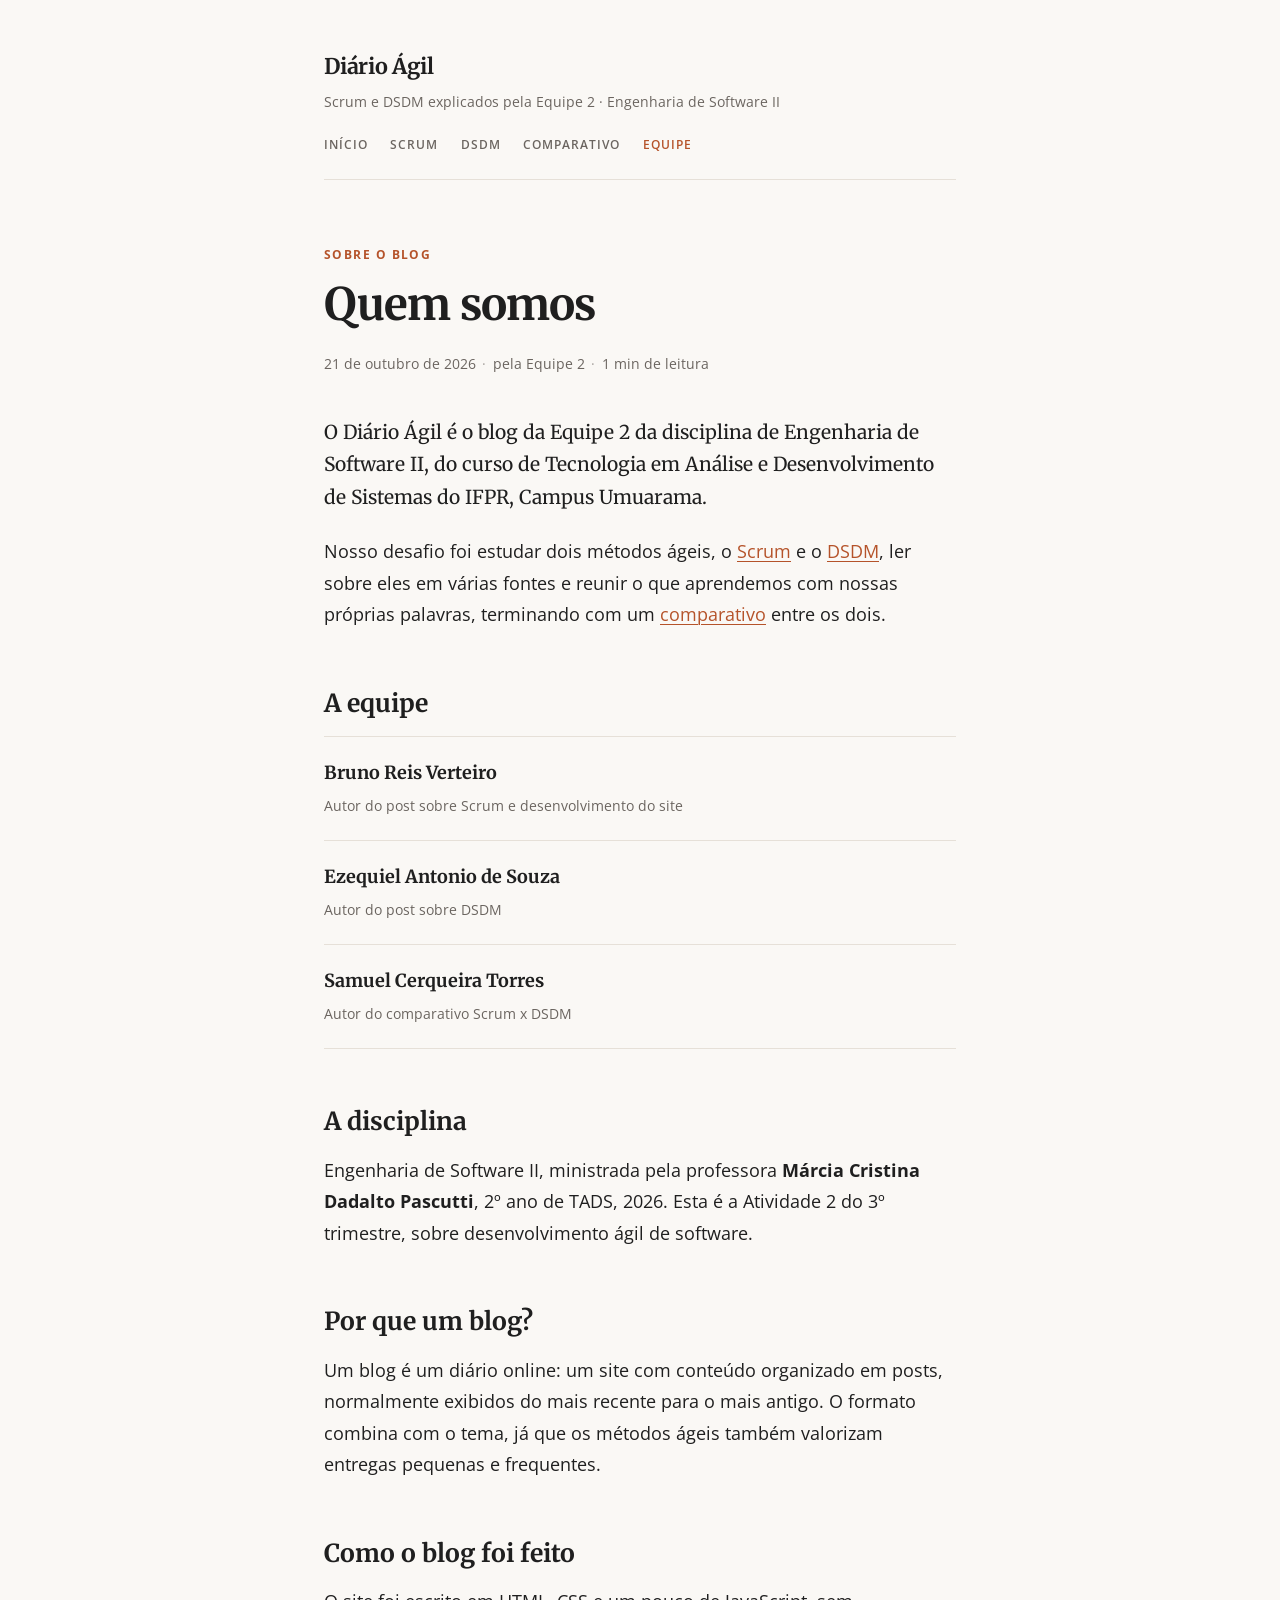
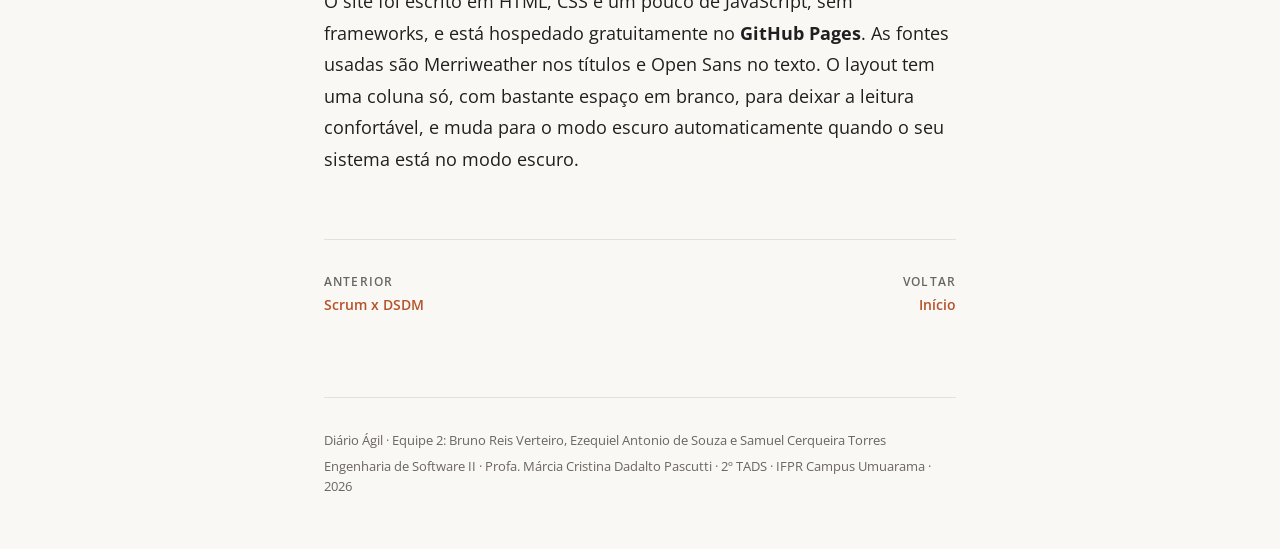
<file: posts/equipe.html>
<!DOCTYPE html>
<html lang="pt-BR">
<head>
  <meta charset="UTF-8">
  <meta name="viewport" content="width=device-width, initial-scale=1">
  <title>Quem somos · Diário Ágil</title>
  <meta name="description" content="A Equipe 2 de Engenharia de Software II e como este blog foi feito.">
  <link rel="icon" href="../assets/img/favicon.svg" type="image/svg+xml">
  <link rel="preconnect" href="https://fonts.googleapis.com">
  <link rel="preconnect" href="https://fonts.gstatic.com" crossorigin>
  <link href="https://fonts.googleapis.com/css2?family=Merriweather:ital,wght@0,400;0,700;1,400&family=Open+Sans:wght@400;600;700&display=swap" rel="stylesheet">
  <link rel="stylesheet" href="../assets/css/style.css">
</head>
<body>
  <div class="wrap">

    <header class="site-header">
      <a class="site-title" href="../index.html">Diário Ágil</a>
      <p class="site-tagline">Scrum e DSDM explicados pela Equipe 2 · Engenharia de Software II</p>
      <nav class="site-nav" aria-label="Menu principal">
        <a href="../index.html">Início</a>
        <a href="scrum.html">Scrum</a>
        <a href="dsdm.html">DSDM</a>
        <a href="comparativo.html">Comparativo</a>
        <a href="equipe.html" aria-current="page">Equipe</a>
      </nav>
    </header>

    <main>
      <article>
        <header class="post-header">
          <p class="kicker">Sobre o blog</p>
          <h1>Quem somos</h1>
          <p class="post-meta">
            <time datetime="2026-10-21">21 de outubro de 2026</time><span class="sep">·</span>pela Equipe 2<span class="sep">·</span><span data-reading-time>1 min de leitura</span>
          </p>
        </header>

        <div class="post-body" data-post-body>

          <p class="lede">O Diário Ágil é o blog da Equipe 2 da disciplina de Engenharia de Software II, do curso de Tecnologia em Análise e Desenvolvimento de Sistemas do IFPR, Campus Umuarama.</p>

          <p>Nosso desafio foi estudar dois métodos ágeis, o <a href="scrum.html">Scrum</a> e o <a href="dsdm.html">DSDM</a>, ler sobre eles em várias fontes e reunir o que aprendemos com nossas próprias palavras, terminando com um <a href="comparativo.html">comparativo</a> entre os dois.</p>

          <h2>A equipe</h2>

          <ul class="membros">
            <li><strong>Bruno Reis Verteiro</strong><span>Autor do post sobre Scrum e desenvolvimento do site</span></li>
            <li><strong>Ezequiel Antonio de Souza</strong><span>Autor do post sobre DSDM</span></li>
            <li><strong>Samuel Cerqueira Torres</strong><span>Autor do comparativo Scrum x DSDM</span></li>
          </ul>

          <h2>A disciplina</h2>

          <p>Engenharia de Software II, ministrada pela professora <strong>Márcia Cristina Dadalto Pascutti</strong>, 2º ano de TADS, 2026. Esta é a Atividade 2 do 3º trimestre, sobre desenvolvimento ágil de software.</p>

          <h2>Por que um blog?</h2>

          <p>Um blog é um diário online: um site com conteúdo organizado em posts, normalmente exibidos do mais recente para o mais antigo. O formato combina com o tema, já que os métodos ágeis também valorizam entregas pequenas e frequentes.</p>

          <h2>Como o blog foi feito</h2>

          <p>O site foi escrito em HTML, CSS e um pouco de JavaScript, sem frameworks, e está hospedado gratuitamente no <strong>GitHub Pages</strong>. As fontes usadas são Merriweather nos títulos e Open Sans no texto. O layout tem uma coluna só, com bastante espaço em branco, para deixar a leitura confortável, e muda para o modo escuro automaticamente quando o seu sistema está no modo escuro.</p>

        </div>

        <nav class="post-nav" aria-label="Navegação entre posts">
          <a href="comparativo.html"><span>Anterior</span>Scrum x DSDM</a>
          <a class="next" href="../index.html"><span>Voltar</span>Início</a>
        </nav>
      </article>
    </main>

    <footer class="site-footer">
      <p>Diário Ágil · Equipe 2: Bruno Reis Verteiro, Ezequiel Antonio de Souza e Samuel Cerqueira Torres</p>
      <p>Engenharia de Software II · Profa. Márcia Cristina Dadalto Pascutti · 2º TADS · IFPR Campus Umuarama · 2026</p>
    </footer>

  </div>
  <script src="../assets/js/main.js"></script>
</body>
</html>
</file>
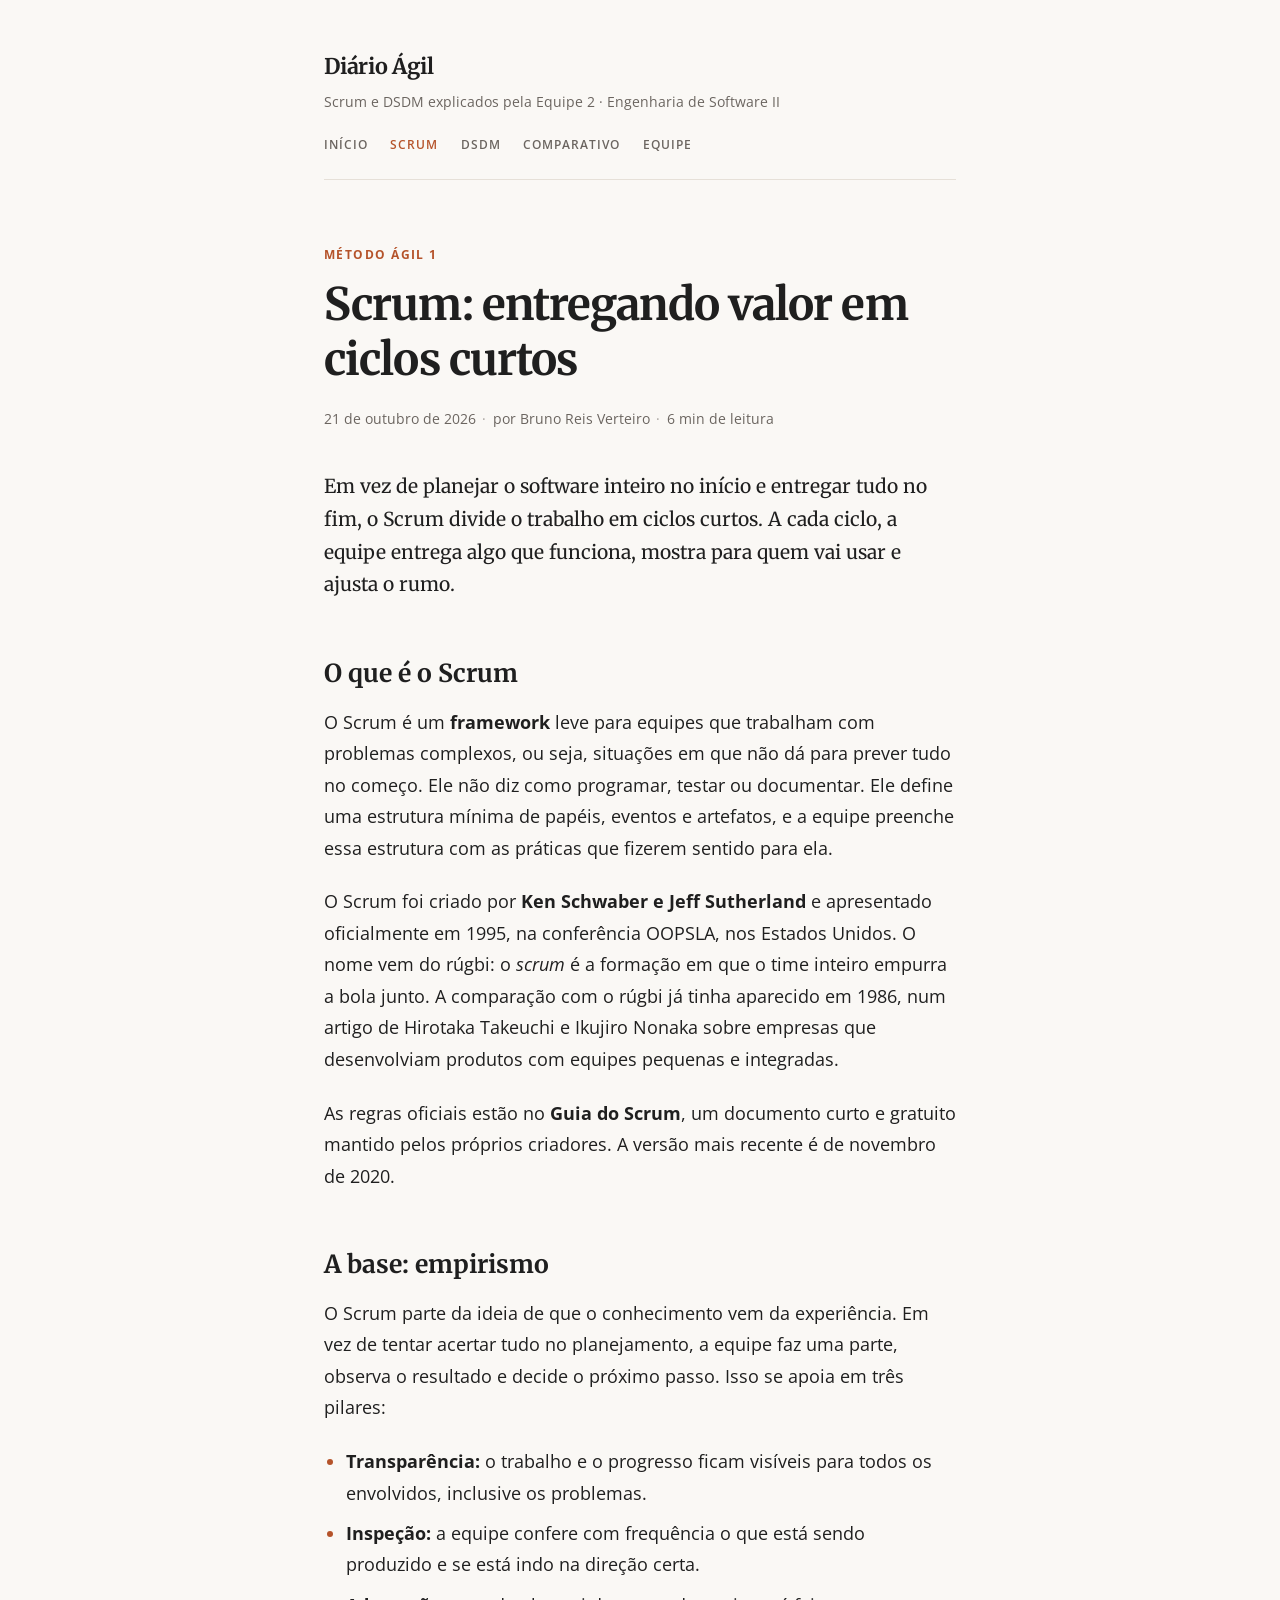
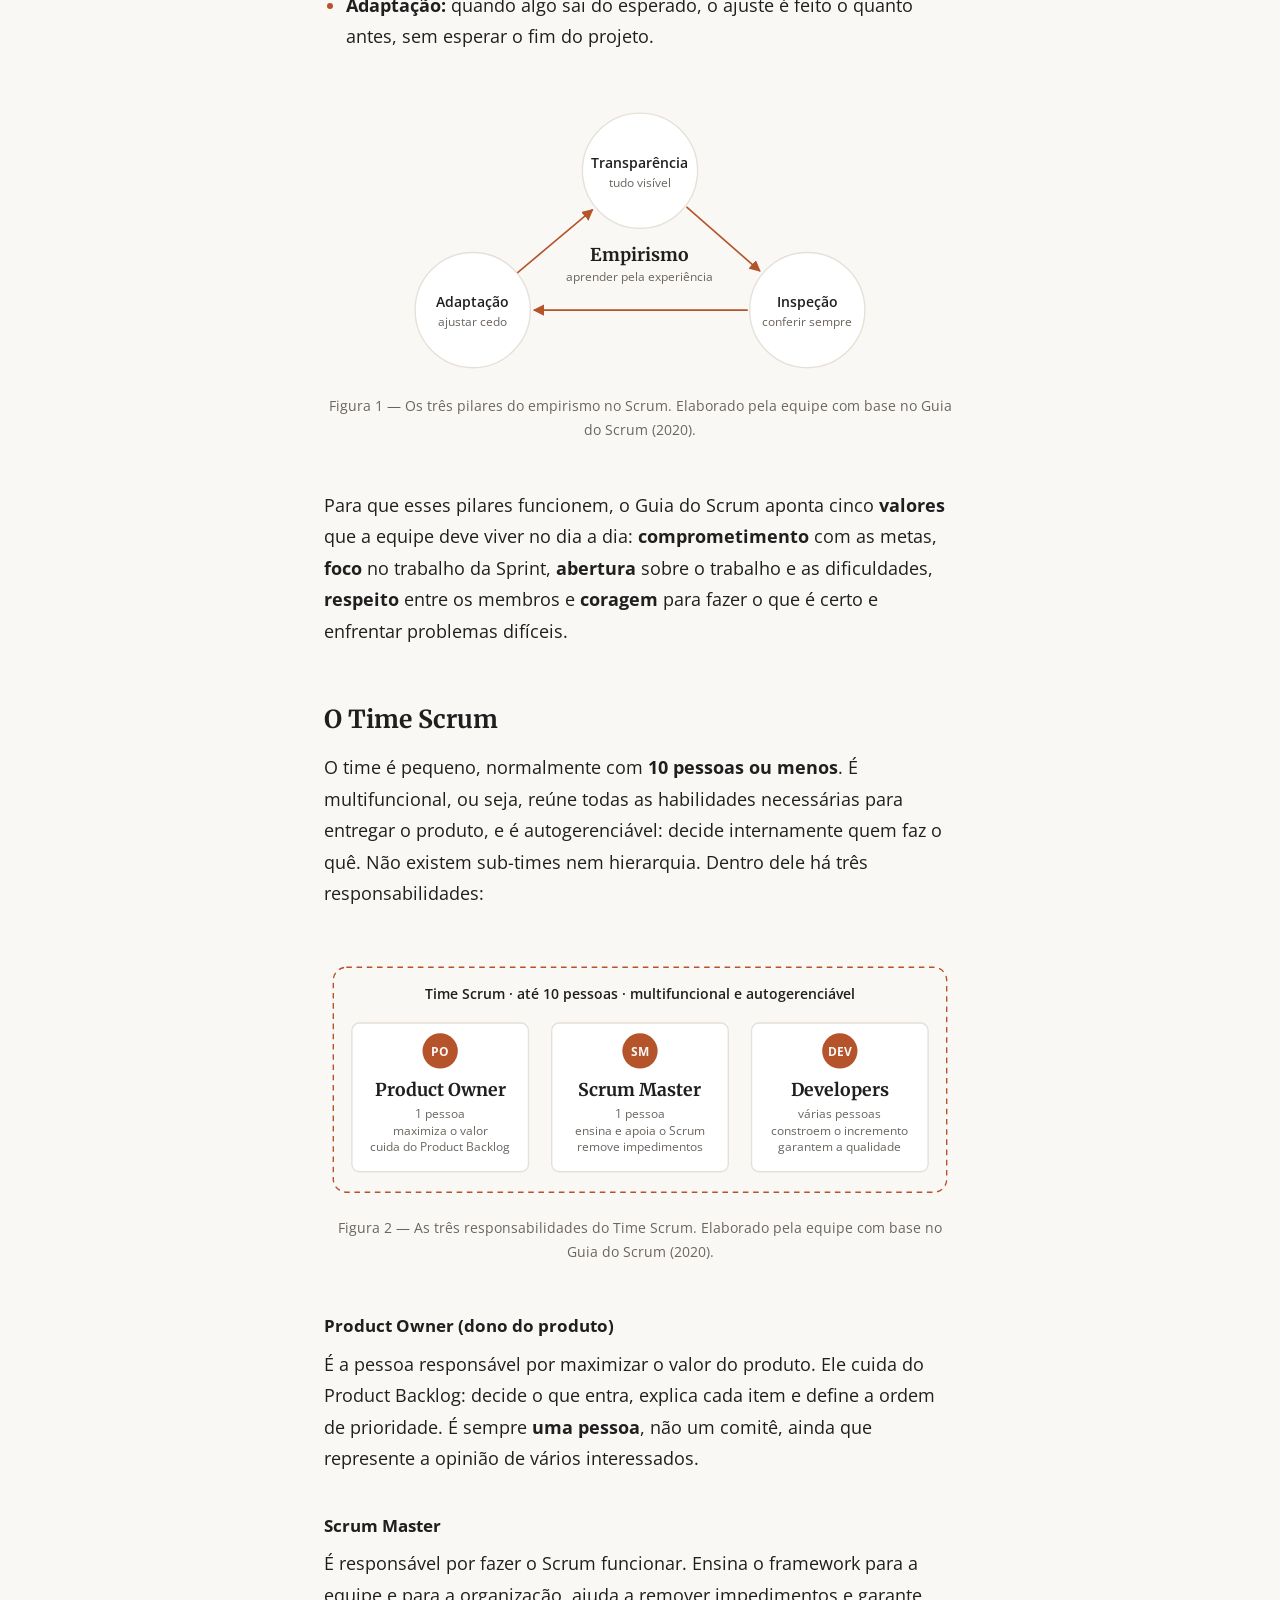
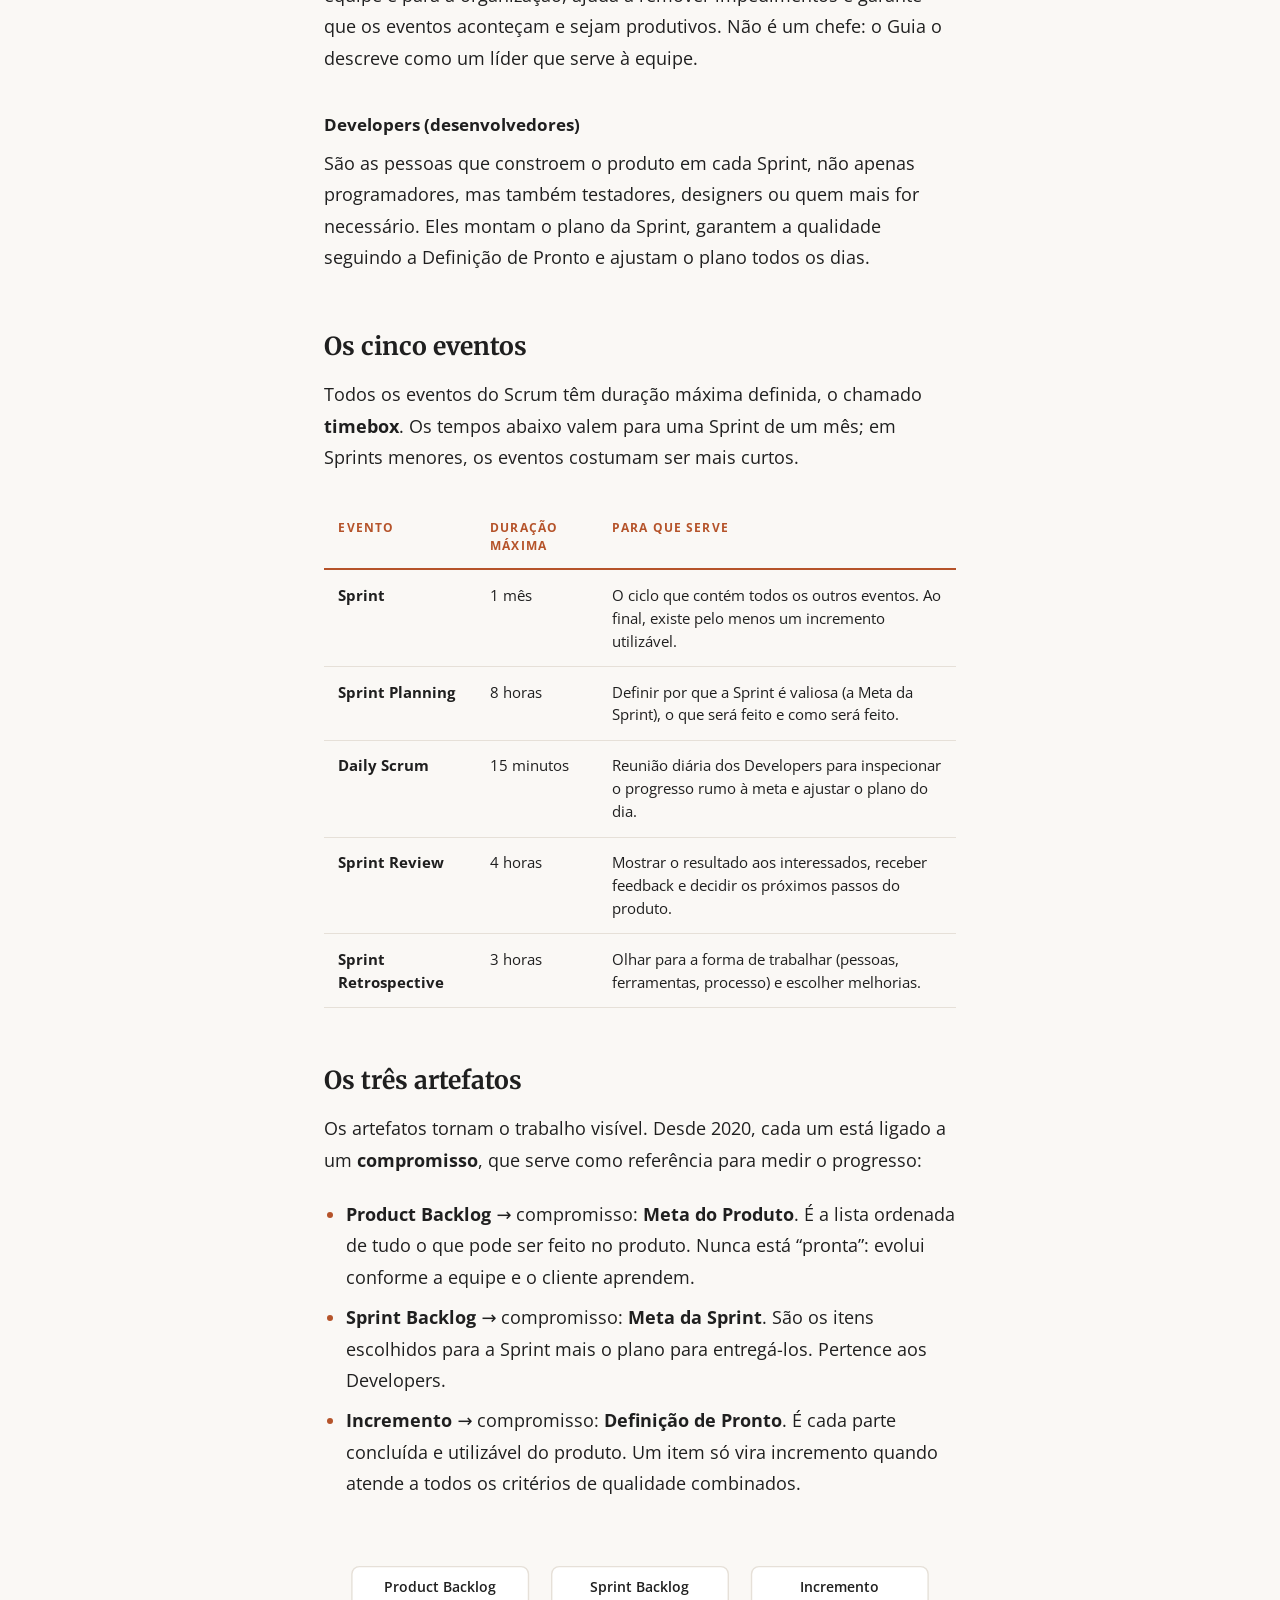
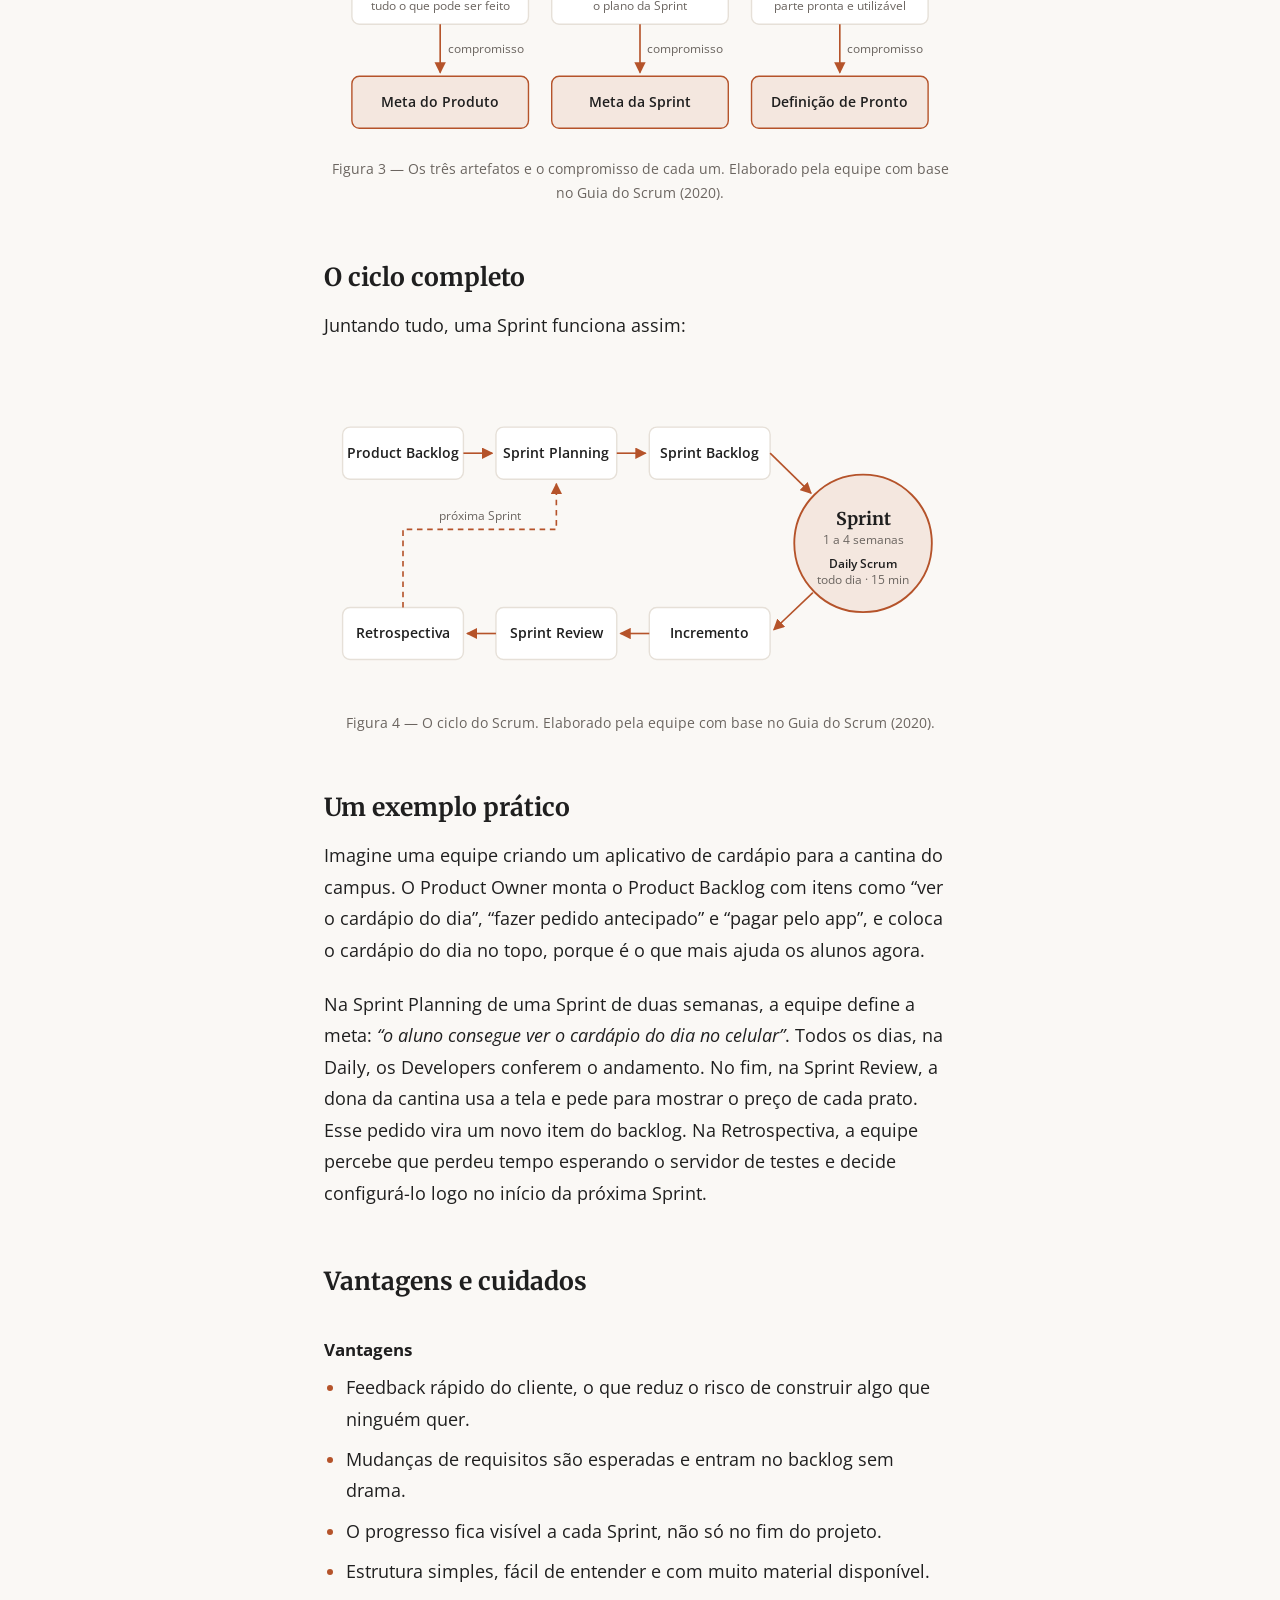
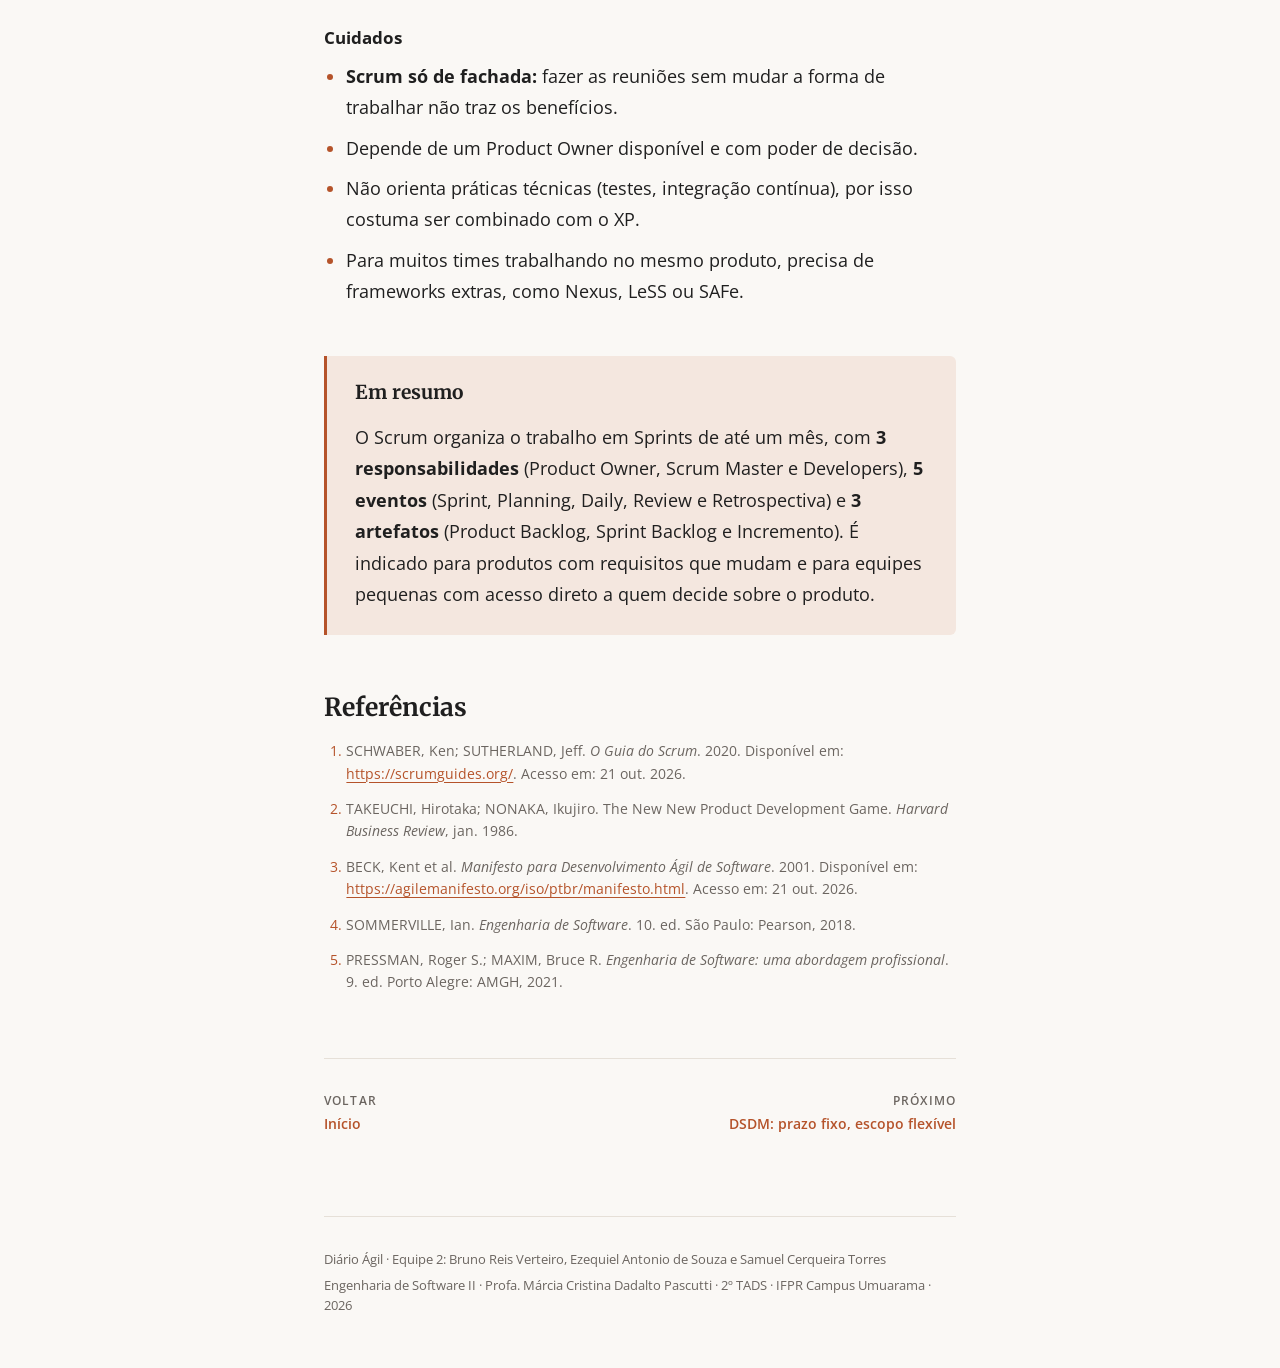
<file: posts/scrum.html>
<!DOCTYPE html>
<html lang="pt-BR">
<head>
  <meta charset="UTF-8">
  <meta name="viewport" content="width=device-width, initial-scale=1">
  <title>Scrum: entregando valor em ciclos curtos · Diário Ágil</title>
  <meta name="description" content="O que é o Scrum, seus pilares, valores, papéis, eventos e artefatos.">
  <link rel="icon" href="../assets/img/favicon.svg" type="image/svg+xml">
  <link rel="preconnect" href="https://fonts.googleapis.com">
  <link rel="preconnect" href="https://fonts.gstatic.com" crossorigin>
  <link href="https://fonts.googleapis.com/css2?family=Merriweather:ital,wght@0,400;0,700;1,400&family=Open+Sans:wght@400;600;700&display=swap" rel="stylesheet">
  <link rel="stylesheet" href="../assets/css/style.css">
</head>
<body>
  <div class="wrap">

    <header class="site-header">
      <a class="site-title" href="../index.html">Diário Ágil</a>
      <p class="site-tagline">Scrum e DSDM explicados pela Equipe 2 · Engenharia de Software II</p>
      <nav class="site-nav" aria-label="Menu principal">
        <a href="../index.html">Início</a>
        <a href="scrum.html" aria-current="page">Scrum</a>
        <a href="dsdm.html">DSDM</a>
        <a href="comparativo.html">Comparativo</a>
        <a href="equipe.html">Equipe</a>
      </nav>
    </header>

    <main>
      <article>
        <header class="post-header">
          <p class="kicker">Método ágil 1</p>
          <h1>Scrum: entregando valor em ciclos curtos</h1>
          <p class="post-meta">
            <time datetime="2026-10-21">21 de outubro de 2026</time><span class="sep">·</span>por Bruno Reis Verteiro<span class="sep">·</span><span data-reading-time>6 min de leitura</span>
          </p>
        </header>

        <div class="post-body" data-post-body>

          <p class="lede">Em vez de planejar o software inteiro no início e entregar tudo no fim, o Scrum divide o trabalho em ciclos curtos. A cada ciclo, a equipe entrega algo que funciona, mostra para quem vai usar e ajusta o rumo.</p>

          <h2>O que é o Scrum</h2>

          <p>O Scrum é um <strong>framework</strong> leve para equipes que trabalham com problemas complexos, ou seja, situações em que não dá para prever tudo no começo. Ele não diz como programar, testar ou documentar. Ele define uma estrutura mínima de papéis, eventos e artefatos, e a equipe preenche essa estrutura com as práticas que fizerem sentido para ela.</p>

          <p>O Scrum foi criado por <strong>Ken Schwaber e Jeff Sutherland</strong> e apresentado oficialmente em 1995, na conferência OOPSLA, nos Estados Unidos. O nome vem do rúgbi: o <em>scrum</em> é a formação em que o time inteiro empurra a bola junto. A comparação com o rúgbi já tinha aparecido em 1986, num artigo de Hirotaka Takeuchi e Ikujiro Nonaka sobre empresas que desenvolviam produtos com equipes pequenas e integradas.</p>

          <p>As regras oficiais estão no <strong>Guia do Scrum</strong>, um documento curto e gratuito mantido pelos próprios criadores. A versão mais recente é de novembro de 2020.</p>

          <h2>A base: empirismo</h2>

          <p>O Scrum parte da ideia de que o conhecimento vem da experiência. Em vez de tentar acertar tudo no planejamento, a equipe faz uma parte, observa o resultado e decide o próximo passo. Isso se apoia em três pilares:</p>

          <ul>
            <li><strong>Transparência:</strong> o trabalho e o progresso ficam visíveis para todos os envolvidos, inclusive os problemas.</li>
            <li><strong>Inspeção:</strong> a equipe confere com frequência o que está sendo produzido e se está indo na direção certa.</li>
            <li><strong>Adaptação:</strong> quando algo sai do esperado, o ajuste é feito o quanto antes, sem esperar o fim do projeto.</li>
          </ul>


          <figure class="diagram">
            <div class="diagram-scroll">
              <svg viewBox="0 0 680 300" role="img" aria-labelledby="pilares-t pilares-d" xmlns="http://www.w3.org/2000/svg">
                <title id="pilares-t">Os três pilares do empirismo</title>
                <desc id="pilares-d">Transparência, Inspeção e Adaptação formam um ciclo contínuo em volta do empirismo: tornar o trabalho visível, conferir com frequência e ajustar cedo.</desc>
<defs><marker id="seta-pil" viewBox="0 0 10 10" refX="9" refY="5" markerWidth="7" markerHeight="7" orient="auto-start-reverse"><path d="M0,0 L10,5 L0,10 z" class="dg-arrowhead"/></marker></defs>
                <g class="dg-box">
                  <circle cx="340" cy="75" r="62"/>
                  <circle cx="520" cy="225" r="62"/>
                  <circle cx="160" cy="225" r="62"/>
                </g>
                <text x="340" y="72" text-anchor="middle" class="dg-text">Transparência</text>
                <text x="340" y="92" text-anchor="middle" class="dg-small">tudo visível</text>
                <text x="520" y="222" text-anchor="middle" class="dg-text">Inspeção</text>
                <text x="520" y="242" text-anchor="middle" class="dg-small">conferir sempre</text>
                <text x="160" y="222" text-anchor="middle" class="dg-text">Adaptação</text>
                <text x="160" y="242" text-anchor="middle" class="dg-small">ajustar cedo</text>
                <text x="340" y="172" text-anchor="middle" class="dg-strong">Empirismo</text>
                <text x="340" y="194" text-anchor="middle" class="dg-small">aprender pela experiência</text>
                <line x1="390" y1="114" x2="469" y2="183" class="dg-line" marker-end="url(#seta-pil)"/>
                <line x1="456" y1="225" x2="226" y2="225" class="dg-line" marker-end="url(#seta-pil)"/>
                <line x1="208" y1="185" x2="289" y2="117" class="dg-line" marker-end="url(#seta-pil)"/>
              </svg>
            </div>
            <figcaption>Figura 1 — Os três pilares do empirismo no Scrum. Elaborado pela equipe com base no Guia do Scrum (2020).</figcaption>
          </figure>

          <p>Para que esses pilares funcionem, o Guia do Scrum aponta cinco <strong>valores</strong> que a equipe deve viver no dia a dia: <strong>comprometimento</strong> com as metas, <strong>foco</strong> no trabalho da Sprint, <strong>abertura</strong> sobre o trabalho e as dificuldades, <strong>respeito</strong> entre os membros e <strong>coragem</strong> para fazer o que é certo e enfrentar problemas difíceis.</p>

          <h2>O Time Scrum</h2>

          <p>O time é pequeno, normalmente com <strong>10 pessoas ou menos</strong>. É multifuncional, ou seja, reúne todas as habilidades necessárias para entregar o produto, e é autogerenciável: decide internamente quem faz o quê. Não existem sub-times nem hierarquia. Dentro dele há três responsabilidades:</p>

          <figure class="diagram">
            <div class="diagram-scroll">
              <svg viewBox="0 0 680 262" role="img" aria-labelledby="time-t time-d" xmlns="http://www.w3.org/2000/svg">
                <title id="time-t">O Time Scrum</title>
                <desc id="time-d">O Time Scrum, de até 10 pessoas, multifuncional e autogerenciável, reúne três responsabilidades: Product Owner, uma pessoa que maximiza o valor e cuida do Product Backlog; Scrum Master, uma pessoa que ensina o Scrum e remove impedimentos; e Developers, várias pessoas que constroem o incremento e garantem a qualidade.</desc>
                <rect x="10" y="10" width="660" height="242" rx="14" class="dg-frame"/>
                <text x="340" y="44" text-anchor="middle" class="dg-text">Time Scrum · até 10 pessoas · multifuncional e autogerenciável</text>
                <rect x="30" y="70" width="190" height="160" rx="8" class="dg-shape"/>
                <circle cx="125" cy="100" r="19" class="dg-accent-fill"/>
                <text x="125" y="105" text-anchor="middle" class="dg-on-accent">PO</text>
                <text x="125" y="148" text-anchor="middle" class="dg-strong">Product Owner</text>
                <text x="125" y="172" text-anchor="middle" class="dg-small">1 pessoa</text>
                <text x="125" y="190" text-anchor="middle" class="dg-small">maximiza o valor</text>
                <text x="125" y="208" text-anchor="middle" class="dg-small">cuida do Product Backlog</text>
                <rect x="245" y="70" width="190" height="160" rx="8" class="dg-shape"/>
                <circle cx="340" cy="100" r="19" class="dg-accent-fill"/>
                <text x="340" y="105" text-anchor="middle" class="dg-on-accent">SM</text>
                <text x="340" y="148" text-anchor="middle" class="dg-strong">Scrum Master</text>
                <text x="340" y="172" text-anchor="middle" class="dg-small">1 pessoa</text>
                <text x="340" y="190" text-anchor="middle" class="dg-small">ensina e apoia o Scrum</text>
                <text x="340" y="208" text-anchor="middle" class="dg-small">remove impedimentos</text>
                <rect x="460" y="70" width="190" height="160" rx="8" class="dg-shape"/>
                <circle cx="555" cy="100" r="19" class="dg-accent-fill"/>
                <text x="555" y="105" text-anchor="middle" class="dg-on-accent">DEV</text>
                <text x="555" y="148" text-anchor="middle" class="dg-strong">Developers</text>
                <text x="555" y="172" text-anchor="middle" class="dg-small">várias pessoas</text>
                <text x="555" y="190" text-anchor="middle" class="dg-small">constroem o incremento</text>
                <text x="555" y="208" text-anchor="middle" class="dg-small">garantem a qualidade</text>
              </svg>
            </div>
            <figcaption>Figura 2 — As três responsabilidades do Time Scrum. Elaborado pela equipe com base no Guia do Scrum (2020).</figcaption>
          </figure>


          <h3>Product Owner (dono do produto)</h3>
          <p>É a pessoa responsável por maximizar o valor do produto. Ele cuida do Product Backlog: decide o que entra, explica cada item e define a ordem de prioridade. É sempre <strong>uma pessoa</strong>, não um comitê, ainda que represente a opinião de vários interessados.</p>

          <h3>Scrum Master</h3>
          <p>É responsável por fazer o Scrum funcionar. Ensina o framework para a equipe e para a organização, ajuda a remover impedimentos e garante que os eventos aconteçam e sejam produtivos. Não é um chefe: o Guia o descreve como um líder que serve à equipe.</p>

          <h3>Developers (desenvolvedores)</h3>
          <p>São as pessoas que constroem o produto em cada Sprint, não apenas programadores, mas também testadores, designers ou quem mais for necessário. Eles montam o plano da Sprint, garantem a qualidade seguindo a Definição de Pronto e ajustam o plano todos os dias.</p>

          <h2>Os cinco eventos</h2>

          <p>Todos os eventos do Scrum têm duração máxima definida, o chamado <strong>timebox</strong>. Os tempos abaixo valem para uma Sprint de um mês; em Sprints menores, os eventos costumam ser mais curtos.</p>

          <div class="table-wrap">
            <table>
              <thead>
                <tr><th>Evento</th><th>Duração máxima</th><th>Para que serve</th></tr>
              </thead>
              <tbody>
                <tr><th scope="row">Sprint</th><td>1 mês</td><td>O ciclo que contém todos os outros eventos. Ao final, existe pelo menos um incremento utilizável.</td></tr>
                <tr><th scope="row">Sprint Planning</th><td>8 horas</td><td>Definir por que a Sprint é valiosa (a Meta da Sprint), o que será feito e como será feito.</td></tr>
                <tr><th scope="row">Daily Scrum</th><td>15 minutos</td><td>Reunião diária dos Developers para inspecionar o progresso rumo à meta e ajustar o plano do dia.</td></tr>
                <tr><th scope="row">Sprint Review</th><td>4 horas</td><td>Mostrar o resultado aos interessados, receber feedback e decidir os próximos passos do produto.</td></tr>
                <tr><th scope="row">Sprint Retrospective</th><td>3 horas</td><td>Olhar para a forma de trabalhar (pessoas, ferramentas, processo) e escolher melhorias.</td></tr>
              </tbody>
            </table>
          </div>

          <h2>Os três artefatos</h2>

          <p>Os artefatos tornam o trabalho visível. Desde 2020, cada um está ligado a um <strong>compromisso</strong>, que serve como referência para medir o progresso:</p>

          <ul>
            <li><strong>Product Backlog</strong> → compromisso: <strong>Meta do Produto</strong>. É a lista ordenada de tudo o que pode ser feito no produto. Nunca está “pronta”: evolui conforme a equipe e o cliente aprendem.</li>
            <li><strong>Sprint Backlog</strong> → compromisso: <strong>Meta da Sprint</strong>. São os itens escolhidos para a Sprint mais o plano para entregá-los. Pertence aos Developers.</li>
            <li><strong>Incremento</strong> → compromisso: <strong>Definição de Pronto</strong>. É cada parte concluída e utilizável do produto. Um item só vira incremento quando atende a todos os critérios de qualidade combinados.</li>
          </ul>


          <figure class="diagram">
            <div class="diagram-scroll">
              <svg viewBox="0 0 680 210" role="img" aria-labelledby="artef-t artef-d" xmlns="http://www.w3.org/2000/svg">
                <title id="artef-t">Artefatos do Scrum e seus compromissos</title>
                <desc id="artef-d">Cada artefato está ligado a um compromisso: o Product Backlog à Meta do Produto, o Sprint Backlog à Meta da Sprint e o Incremento à Definição de Pronto.</desc>
<defs><marker id="seta-art" viewBox="0 0 10 10" refX="9" refY="5" markerWidth="7" markerHeight="7" orient="auto-start-reverse"><path d="M0,0 L10,5 L0,10 z" class="dg-arrowhead"/></marker></defs>
                <rect x="30" y="20" width="190" height="62" rx="8" class="dg-shape"/>
                <text x="125" y="47" text-anchor="middle" class="dg-text">Product Backlog</text>
                <text x="125" y="67" text-anchor="middle" class="dg-small">tudo o que pode ser feito</text>
                <line x1="125" y1="82" x2="125" y2="134" class="dg-line" marker-end="url(#seta-art)"/>
                <text x="133" y="113" class="dg-small">compromisso</text>
                <rect x="30" y="138" width="190" height="56" rx="8" class="dg-soft-fill"/>
                <text x="125" y="171" text-anchor="middle" class="dg-text">Meta do Produto</text>
                <rect x="245" y="20" width="190" height="62" rx="8" class="dg-shape"/>
                <text x="340" y="47" text-anchor="middle" class="dg-text">Sprint Backlog</text>
                <text x="340" y="67" text-anchor="middle" class="dg-small">o plano da Sprint</text>
                <line x1="340" y1="82" x2="340" y2="134" class="dg-line" marker-end="url(#seta-art)"/>
                <text x="348" y="113" class="dg-small">compromisso</text>
                <rect x="245" y="138" width="190" height="56" rx="8" class="dg-soft-fill"/>
                <text x="340" y="171" text-anchor="middle" class="dg-text">Meta da Sprint</text>
                <rect x="460" y="20" width="190" height="62" rx="8" class="dg-shape"/>
                <text x="555" y="47" text-anchor="middle" class="dg-text">Incremento</text>
                <text x="555" y="67" text-anchor="middle" class="dg-small">parte pronta e utilizável</text>
                <line x1="555" y1="82" x2="555" y2="134" class="dg-line" marker-end="url(#seta-art)"/>
                <text x="563" y="113" class="dg-small">compromisso</text>
                <rect x="460" y="138" width="190" height="56" rx="8" class="dg-soft-fill"/>
                <text x="555" y="171" text-anchor="middle" class="dg-text">Definição de Pronto</text>
              </svg>
            </div>
            <figcaption>Figura 3 — Os três artefatos e o compromisso de cada um. Elaborado pela equipe com base no Guia do Scrum (2020).</figcaption>
          </figure>

          <h2>O ciclo completo</h2>

          <p>Juntando tudo, uma Sprint funciona assim:</p>

          <figure class="diagram">
            <div class="diagram-scroll">
              <svg viewBox="0 0 680 330" role="img" aria-labelledby="scrum-t scrum-d" xmlns="http://www.w3.org/2000/svg">
                <title id="scrum-t">Ciclo do Scrum</title>
                <desc id="scrum-d">O Product Backlog alimenta a Sprint Planning, que gera o Sprint Backlog. A Sprint, de 1 a 4 semanas, tem uma Daily Scrum por dia e gera o Incremento, apresentado na Sprint Review. Depois vem a Retrospectiva, e a próxima Sprint começa com uma nova Sprint Planning.</desc>
                <defs>
                  <marker id="seta-scrum" viewBox="0 0 10 10" refX="9" refY="5" markerWidth="7" markerHeight="7" orient="auto-start-reverse">
                    <path d="M0,0 L10,5 L0,10 z" class="dg-arrowhead"/>
                  </marker>
                </defs>

                <!-- Linha de cima -->
                <g class="dg-box">
                  <rect x="20" y="40" width="130" height="56" rx="8"/>
                  <rect x="185" y="40" width="130" height="56" rx="8"/>
                  <rect x="350" y="40" width="130" height="56" rx="8"/>
                </g>
                <text x="85" y="73" text-anchor="middle" class="dg-text">Product Backlog</text>
                <text x="250" y="73" text-anchor="middle" class="dg-text">Sprint Planning</text>
                <text x="415" y="73" text-anchor="middle" class="dg-text">Sprint Backlog</text>

                <!-- Sprint -->
                <circle cx="580" cy="165" r="74" class="dg-hi"/>
                <text x="580" y="145" text-anchor="middle" class="dg-strong">Sprint</text>
                <text x="580" y="166" text-anchor="middle" class="dg-small">1 a 4 semanas</text>
                <text x="580" y="192" text-anchor="middle" class="dg-text" style="font-size:13px">Daily Scrum</text>
                <text x="580" y="209" text-anchor="middle" class="dg-small">todo dia · 15 min</text>

                <!-- Linha de baixo -->
                <g class="dg-box">
                  <rect x="350" y="234" width="130" height="56" rx="8"/>
                  <rect x="185" y="234" width="130" height="56" rx="8"/>
                  <rect x="20" y="234" width="130" height="56" rx="8"/>
                </g>
                <text x="415" y="267" text-anchor="middle" class="dg-text">Incremento</text>
                <text x="250" y="267" text-anchor="middle" class="dg-text">Sprint Review</text>
                <text x="85" y="267" text-anchor="middle" class="dg-text">Retrospectiva</text>

                <!-- Setas -->
                <line x1="150" y1="68" x2="181" y2="68" class="dg-line" marker-end="url(#seta-scrum)"/>
                <line x1="315" y1="68" x2="346" y2="68" class="dg-line" marker-end="url(#seta-scrum)"/>
                <line x1="480" y1="68" x2="524" y2="111" class="dg-line" marker-end="url(#seta-scrum)"/>
                <line x1="526" y1="218" x2="484" y2="258" class="dg-line" marker-end="url(#seta-scrum)"/>
                <line x1="350" y1="262" x2="319" y2="262" class="dg-line" marker-end="url(#seta-scrum)"/>
                <line x1="185" y1="262" x2="154" y2="262" class="dg-line" marker-end="url(#seta-scrum)"/>
                <path d="M85,234 L85,150 L250,150 L250,101" class="dg-line dg-dashed" marker-end="url(#seta-scrum)"/>
                <text x="168" y="140" text-anchor="middle" class="dg-small">próxima Sprint</text>
              </svg>
            </div>
            <figcaption>Figura 4 — O ciclo do Scrum. Elaborado pela equipe com base no Guia do Scrum (2020).</figcaption>
          </figure>

          <h2>Um exemplo prático</h2>

          <p>Imagine uma equipe criando um aplicativo de cardápio para a cantina do campus. O Product Owner monta o Product Backlog com itens como “ver o cardápio do dia”, “fazer pedido antecipado” e “pagar pelo app”, e coloca o cardápio do dia no topo, porque é o que mais ajuda os alunos agora.</p>

          <p>Na Sprint Planning de uma Sprint de duas semanas, a equipe define a meta: <em>“o aluno consegue ver o cardápio do dia no celular”</em>. Todos os dias, na Daily, os Developers conferem o andamento. No fim, na Sprint Review, a dona da cantina usa a tela e pede para mostrar o preço de cada prato. Esse pedido vira um novo item do backlog. Na Retrospectiva, a equipe percebe que perdeu tempo esperando o servidor de testes e decide configurá-lo logo no início da próxima Sprint.</p>

          <h2>Vantagens e cuidados</h2>

          <h3>Vantagens</h3>
          <ul>
            <li>Feedback rápido do cliente, o que reduz o risco de construir algo que ninguém quer.</li>
            <li>Mudanças de requisitos são esperadas e entram no backlog sem drama.</li>
            <li>O progresso fica visível a cada Sprint, não só no fim do projeto.</li>
            <li>Estrutura simples, fácil de entender e com muito material disponível.</li>
          </ul>

          <h3>Cuidados</h3>
          <ul>
            <li><strong>Scrum só de fachada:</strong> fazer as reuniões sem mudar a forma de trabalhar não traz os benefícios.</li>
            <li>Depende de um Product Owner disponível e com poder de decisão.</li>
            <li>Não orienta práticas técnicas (testes, integração contínua), por isso costuma ser combinado com o XP.</li>
            <li>Para muitos times trabalhando no mesmo produto, precisa de frameworks extras, como Nexus, LeSS ou SAFe.</li>
          </ul>

          <div class="resumo">
            <h2>Em resumo</h2>
            <p>O Scrum organiza o trabalho em Sprints de até um mês, com <strong>3 responsabilidades</strong> (Product Owner, Scrum Master e Developers), <strong>5 eventos</strong> (Sprint, Planning, Daily, Review e Retrospectiva) e <strong>3 artefatos</strong> (Product Backlog, Sprint Backlog e Incremento). É indicado para produtos com requisitos que mudam e para equipes pequenas com acesso direto a quem decide sobre o produto.</p>
          </div>

          <h2>Referências</h2>
          <ol class="referencias">
            <li>SCHWABER, Ken; SUTHERLAND, Jeff. <em>O Guia do Scrum</em>. 2020. Disponível em: <a href="https://scrumguides.org/">https://scrumguides.org/</a>. Acesso em: 21 out. 2026.</li>
            <li>TAKEUCHI, Hirotaka; NONAKA, Ikujiro. The New New Product Development Game. <em>Harvard Business Review</em>, jan. 1986.</li>
            <li>BECK, Kent et al. <em>Manifesto para Desenvolvimento Ágil de Software</em>. 2001. Disponível em: <a href="https://agilemanifesto.org/iso/ptbr/manifesto.html">https://agilemanifesto.org/iso/ptbr/manifesto.html</a>. Acesso em: 21 out. 2026.</li>
            <li>SOMMERVILLE, Ian. <em>Engenharia de Software</em>. 10. ed. São Paulo: Pearson, 2018.</li>
            <li>PRESSMAN, Roger S.; MAXIM, Bruce R. <em>Engenharia de Software: uma abordagem profissional</em>. 9. ed. Porto Alegre: AMGH, 2021.</li>
          </ol>

        </div>

        <nav class="post-nav" aria-label="Navegação entre posts">
          <a href="../index.html"><span>Voltar</span>Início</a>
          <a class="next" href="dsdm.html"><span>Próximo</span>DSDM: prazo fixo, escopo flexível</a>
        </nav>
      </article>
    </main>

    <footer class="site-footer">
      <p>Diário Ágil · Equipe 2: Bruno Reis Verteiro, Ezequiel Antonio de Souza e Samuel Cerqueira Torres</p>
      <p>Engenharia de Software II · Profa. Márcia Cristina Dadalto Pascutti · 2º TADS · IFPR Campus Umuarama · 2026</p>
    </footer>

  </div>
  <script src="../assets/js/main.js"></script>
</body>
</html>
</file>
<file: assets/css/style.css>
/* ==========================================================
   Diário Ágil — Equipe 2 — Engenharia de Software II
   Estilo: tipografia + espaço em branco, coluna única
   ========================================================== */

/* ---------- Cores e fontes (modo claro) ---------- */
:root {
  --bg: #FAF8F5;           /* off-white quente */
  --text: #1F1F1F;         /* texto principal */
  --muted: #6B6560;        /* datas, legendas */
  --accent: #B5532A;       /* terracota */
  --accent-soft: #F4E7DF;  /* fundo de destaques */
  --border: #E6E0D8;       /* linhas finas */
  --surface: #FFFFFF;      /* caixas dos diagramas */

  --serif: "Merriweather", Georgia, "Times New Roman", serif;
  --sans: "Open Sans", system-ui, -apple-system, "Segoe UI", sans-serif;

  --measure: 42rem;        /* largura da coluna de texto */
}

/* ---------- Modo escuro automático ---------- */
@media (prefers-color-scheme: dark) {
  :root {
    --bg: #191715;
    --text: #ECE7E1;
    --muted: #A39B93;
    --accent: #E2865C;
    --accent-soft: #2E231D;
    --border: #35302B;
    --surface: #221F1C;
  }
}

/* ---------- Base ---------- */
*, *::before, *::after { box-sizing: border-box; }

html { font-size: 100%; -webkit-text-size-adjust: 100%; }

body {
  margin: 0;
  background: var(--bg);
  color: var(--text);
  font-family: var(--sans);
  font-size: 1.0625rem;
  line-height: 1.75;
  -webkit-font-smoothing: antialiased;
}

@media (min-width: 48rem) {
  body { font-size: 1.125rem; }
}

::selection { background: var(--accent-soft); color: var(--text); }

.wrap {
  max-width: var(--measure);
  margin: 0 auto;
  padding: 0 1.25rem;
}

a {
  color: var(--accent);
  text-decoration-thickness: 1px;
  text-underline-offset: 3px;
}
a:hover { text-decoration-thickness: 2px; }

a:focus-visible {
  outline: 2px solid var(--accent);
  outline-offset: 3px;
  border-radius: 2px;
}

/* ---------- Cabeçalho do site ---------- */
.site-header {
  padding: 3rem 0 1.5rem;
  border-bottom: 1px solid var(--border);
}

.site-title {
  font-family: var(--serif);
  font-weight: 700;
  font-size: 1.35rem;
  color: var(--text);
  text-decoration: none;
  letter-spacing: -0.01em;
}

.site-tagline {
  margin: 0.25rem 0 0;
  font-size: 0.85rem;
  color: var(--muted);
}

.site-nav {
  display: flex;
  flex-wrap: wrap;
  gap: 0.4rem 1.4rem;
  margin-top: 1.25rem;
}

.site-nav a {
  font-size: 0.78rem;
  font-weight: 600;
  letter-spacing: 0.08em;
  text-transform: uppercase;
  color: var(--muted);
  text-decoration: none;
}
.site-nav a:hover,
.site-nav a[aria-current="page"] { color: var(--accent); }

/* ---------- Página inicial ---------- */
.intro { padding: 4rem 0 1rem; }

.intro h1 {
  font-family: var(--serif);
  font-weight: 700;
  font-size: clamp(1.9rem, 5vw, 2.6rem);
  line-height: 1.25;
  letter-spacing: -0.02em;
  margin: 0 0 1.25rem;
}

.intro p { color: var(--muted); margin: 0; }

.post-list {
  list-style: none;
  margin: 2.5rem 0 0;
  padding: 0;
}

.post-list li {
  padding: 2.5rem 0;
  border-top: 1px solid var(--border);
}

.post-list h2 {
  font-family: var(--serif);
  font-size: 1.5rem;
  line-height: 1.35;
  margin: 0.4rem 0 0.75rem;
}

.post-list h2 a { color: var(--text); text-decoration: none; }
.post-list h2 a:hover { color: var(--accent); }

.post-list p { margin: 0 0 0.9rem; }

.read-more {
  font-size: 0.9rem;
  font-weight: 600;
  text-decoration: none;
}

/* ---------- Metadados (data, autor, tempo) ---------- */
.post-meta {
  font-size: 0.85rem;
  color: var(--muted);
  margin: 0;
}
.post-meta .sep { margin: 0 0.4rem; opacity: 0.6; }

.kicker {
  font-size: 0.75rem;
  font-weight: 700;
  letter-spacing: 0.12em;
  text-transform: uppercase;
  color: var(--accent);
  margin: 0;
}

/* ---------- Post ---------- */
.post-header { padding: 4rem 0 2.5rem; }

.post-header h1 {
  font-family: var(--serif);
  font-weight: 700;
  font-size: clamp(2rem, 5.5vw, 2.8rem);
  line-height: 1.22;
  letter-spacing: -0.02em;
  margin: 0.75rem 0 1.25rem;
}

.lede {
  font-family: var(--serif);
  font-size: 1.2rem;
  line-height: 1.7;
  margin: 0 0 1.75rem;
}

.post-body h2 {
  font-family: var(--serif);
  font-size: 1.55rem;
  line-height: 1.35;
  margin: 3.5rem 0 1rem;
}

.post-body h3 {
  font-size: 1.05rem;
  font-weight: 700;
  margin: 2.25rem 0 0.5rem;
}

.post-body p { margin: 0 0 1.4rem; }

.post-body ul,
.post-body ol { margin: 0 0 1.6rem; padding-left: 1.4rem; }

.post-body li { margin-bottom: 0.55rem; }
.post-body li::marker { color: var(--accent); }

.post-body strong { font-weight: 700; }

.post-body abbr { text-decoration: none; border-bottom: 1px dotted var(--muted); }

/* Caixa de resumo */
.resumo {
  margin: 3rem 0;
  padding: 1.5rem 1.75rem;
  background: var(--accent-soft);
  border-left: 3px solid var(--accent);
  border-radius: 0 6px 6px 0;
}
.resumo h2,
.resumo h3 { margin-top: 0; font-family: var(--serif); font-size: 1.2rem; }
.resumo p:last-child,
.resumo ul:last-child { margin-bottom: 0; }

/* Citação */
blockquote {
  margin: 2.5rem 0;
  padding: 0 0 0 1.5rem;
  border-left: 2px solid var(--accent);
  font-family: var(--serif);
  font-style: italic;
  color: var(--text);
}

/* ---------- Tabelas ---------- */
.table-wrap {
  overflow-x: auto;
  margin: 2rem 0 2.5rem;
  -webkit-overflow-scrolling: touch;
}

table {
  width: 100%;
  min-width: 34rem;
  border-collapse: collapse;
  font-size: 0.92rem;
  line-height: 1.55;
}

th, td {
  text-align: left;
  vertical-align: top;
  padding: 0.85rem 0.9rem;
  border-bottom: 1px solid var(--border);
}

thead th {
  font-size: 0.72rem;
  font-weight: 700;
  letter-spacing: 0.1em;
  text-transform: uppercase;
  color: var(--accent);
  border-bottom: 2px solid var(--accent);
}

tbody th { font-weight: 700; width: 24%; }

/* ---------- Diagramas SVG ---------- */
.diagram { margin: 3rem 0; }

.diagram-scroll { overflow-x: auto; -webkit-overflow-scrolling: touch; }

.diagram svg {
  display: block;
  width: 100%;
  min-width: 34rem;
  height: auto;
}

.diagram figcaption {
  margin-top: 0.9rem;
  font-size: 0.85rem;
  color: var(--muted);
  text-align: center;
}

.dg-box rect   { fill: var(--surface); stroke: var(--border); stroke-width: 1.5; }
.dg-hi         { fill: var(--accent-soft) !important; stroke: var(--accent) !important; stroke-width: 2 !important; }
.dg-text       { fill: var(--text); font-family: var(--sans); font-size: 15px; font-weight: 600; }
.dg-strong     { fill: var(--text); font-family: var(--serif); font-size: 19px; font-weight: 700; }
.dg-small      { fill: var(--muted); font-family: var(--sans); font-size: 12.5px; }
.dg-line       { stroke: var(--accent); stroke-width: 1.75; fill: none; }
.dg-dashed     { stroke-dasharray: 6 5; }
.dg-arrowhead  { fill: var(--accent); }
.dg-box circle { fill: var(--surface); stroke: var(--border); stroke-width: 1.5; }
.dg-shape      { fill: var(--surface); stroke: var(--border); stroke-width: 1.5; }
.dg-frame      { fill: none; stroke: var(--accent); stroke-width: 1.5; stroke-dasharray: 6 5; }
.dg-accent-fill{ fill: var(--accent); }
.dg-soft-fill  { fill: var(--accent-soft); stroke: var(--accent); stroke-width: 1.5; }
.dg-hollow     { fill: var(--bg); stroke: var(--accent); stroke-width: 2; }
.dg-neutral    { fill: var(--muted); }
.dg-axis       { stroke: var(--border); stroke-width: 2; }
.dg-tick       { stroke: var(--border); stroke-width: 1.5; }
.dg-on-accent  { fill: var(--bg); font-family: var(--sans); font-size: 13px; font-weight: 700; }
.dg-accent-text{ fill: var(--accent); font-family: var(--sans); font-size: 15px; font-weight: 700; }

/* ---------- Navegação entre posts ---------- */
.post-nav {
  display: flex;
  justify-content: space-between;
  gap: 1.5rem;
  margin: 4rem 0 0;
  padding: 2rem 0 0;
  border-top: 1px solid var(--border);
  font-size: 0.9rem;
}
.post-nav a { text-decoration: none; font-weight: 600; }
.post-nav span {
  display: block;
  font-size: 0.72rem;
  letter-spacing: 0.1em;
  text-transform: uppercase;
  color: var(--muted);
  font-weight: 600;
}
.post-nav .next { text-align: right; margin-left: auto; }

/* ---------- Referências ---------- */
.referencias {
  font-size: 0.88rem;
  line-height: 1.6;
  color: var(--muted);
}
.referencias li { margin-bottom: 0.8rem; }

/* ---------- Equipe ---------- */
.membros { list-style: none; padding: 0 !important; margin: 2rem 0 2.5rem; }
.membros li {
  padding: 1.25rem 0;
  border-top: 1px solid var(--border);
  margin: 0 !important;
}
.membros li:last-child { border-bottom: 1px solid var(--border); }
.membros strong { font-family: var(--serif); display: block; }
.membros span { font-size: 0.9rem; color: var(--muted); }

/* ---------- Rodapé ---------- */
.site-footer {
  margin-top: 5rem;
  padding: 2rem 0 3rem;
  border-top: 1px solid var(--border);
  font-size: 0.8rem;
  color: var(--muted);
  line-height: 1.6;
}
.site-footer p { margin: 0 0 0.3rem; }
</file>
